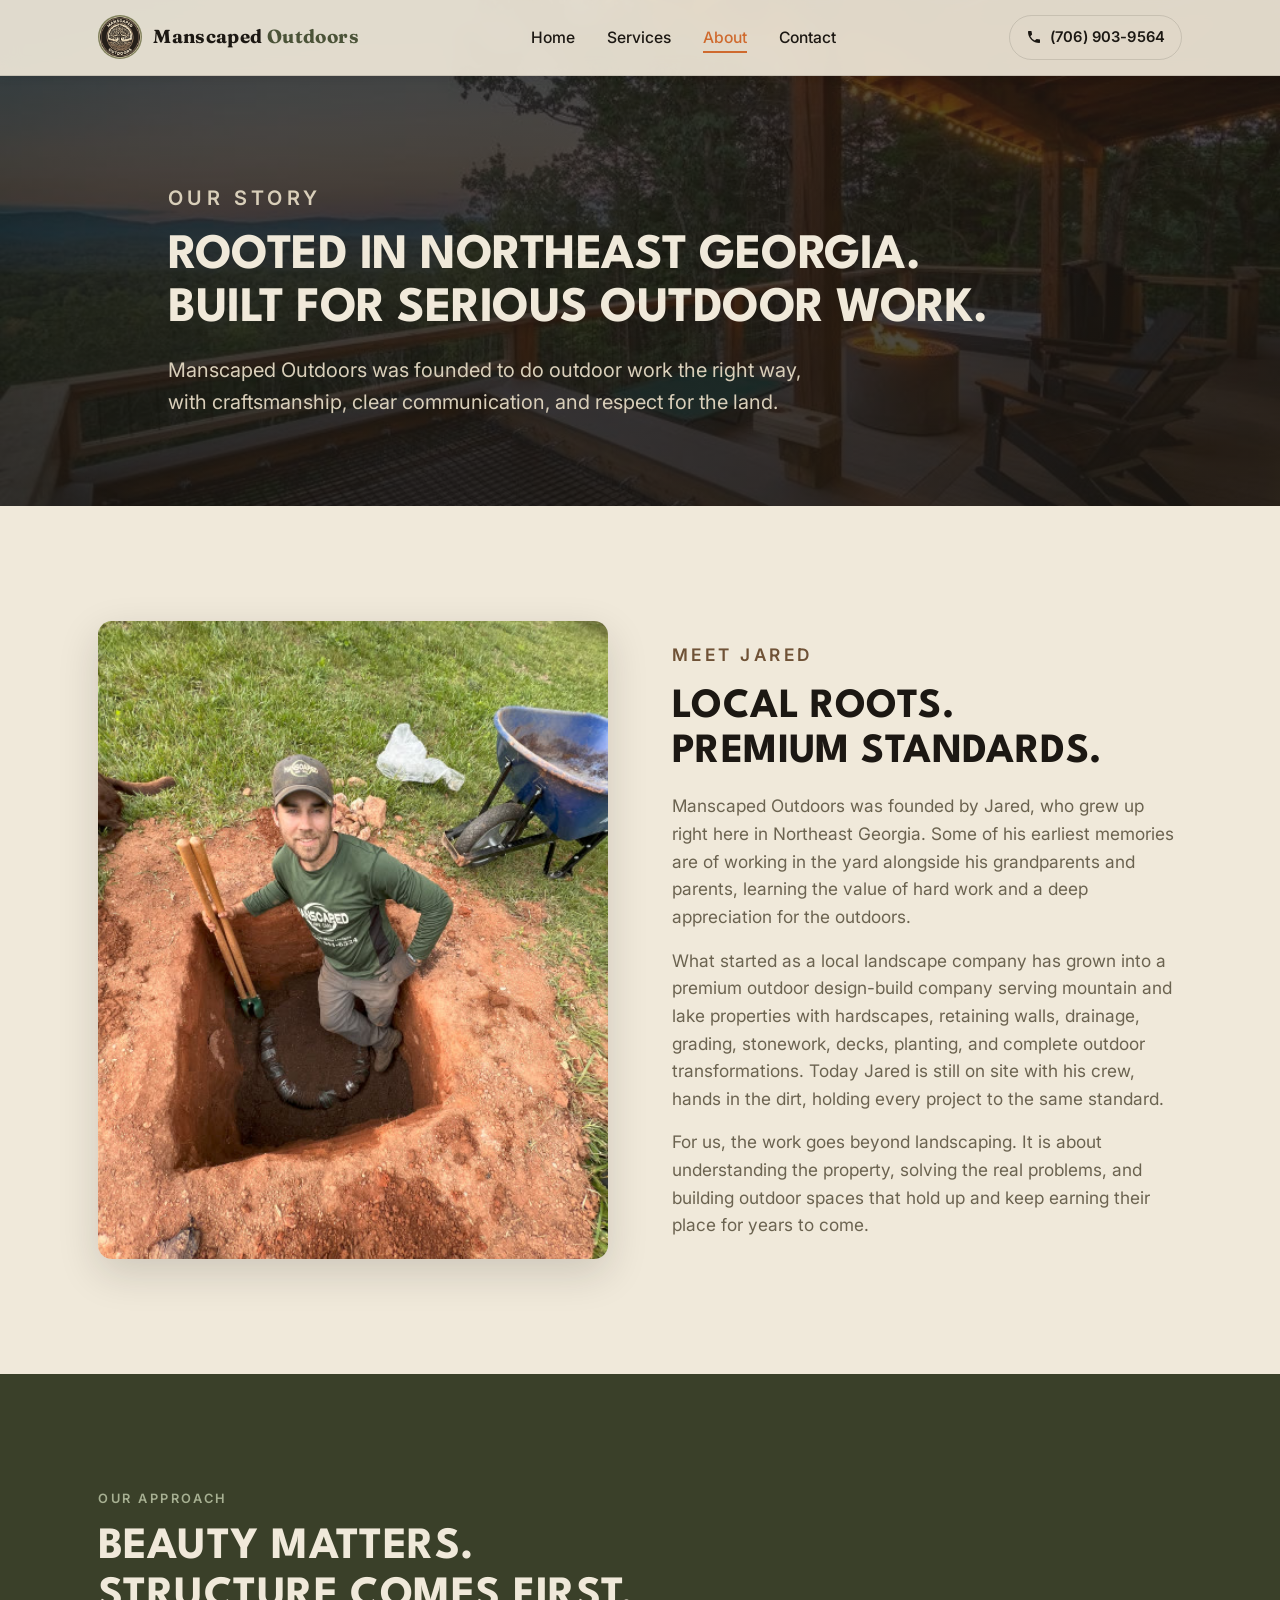
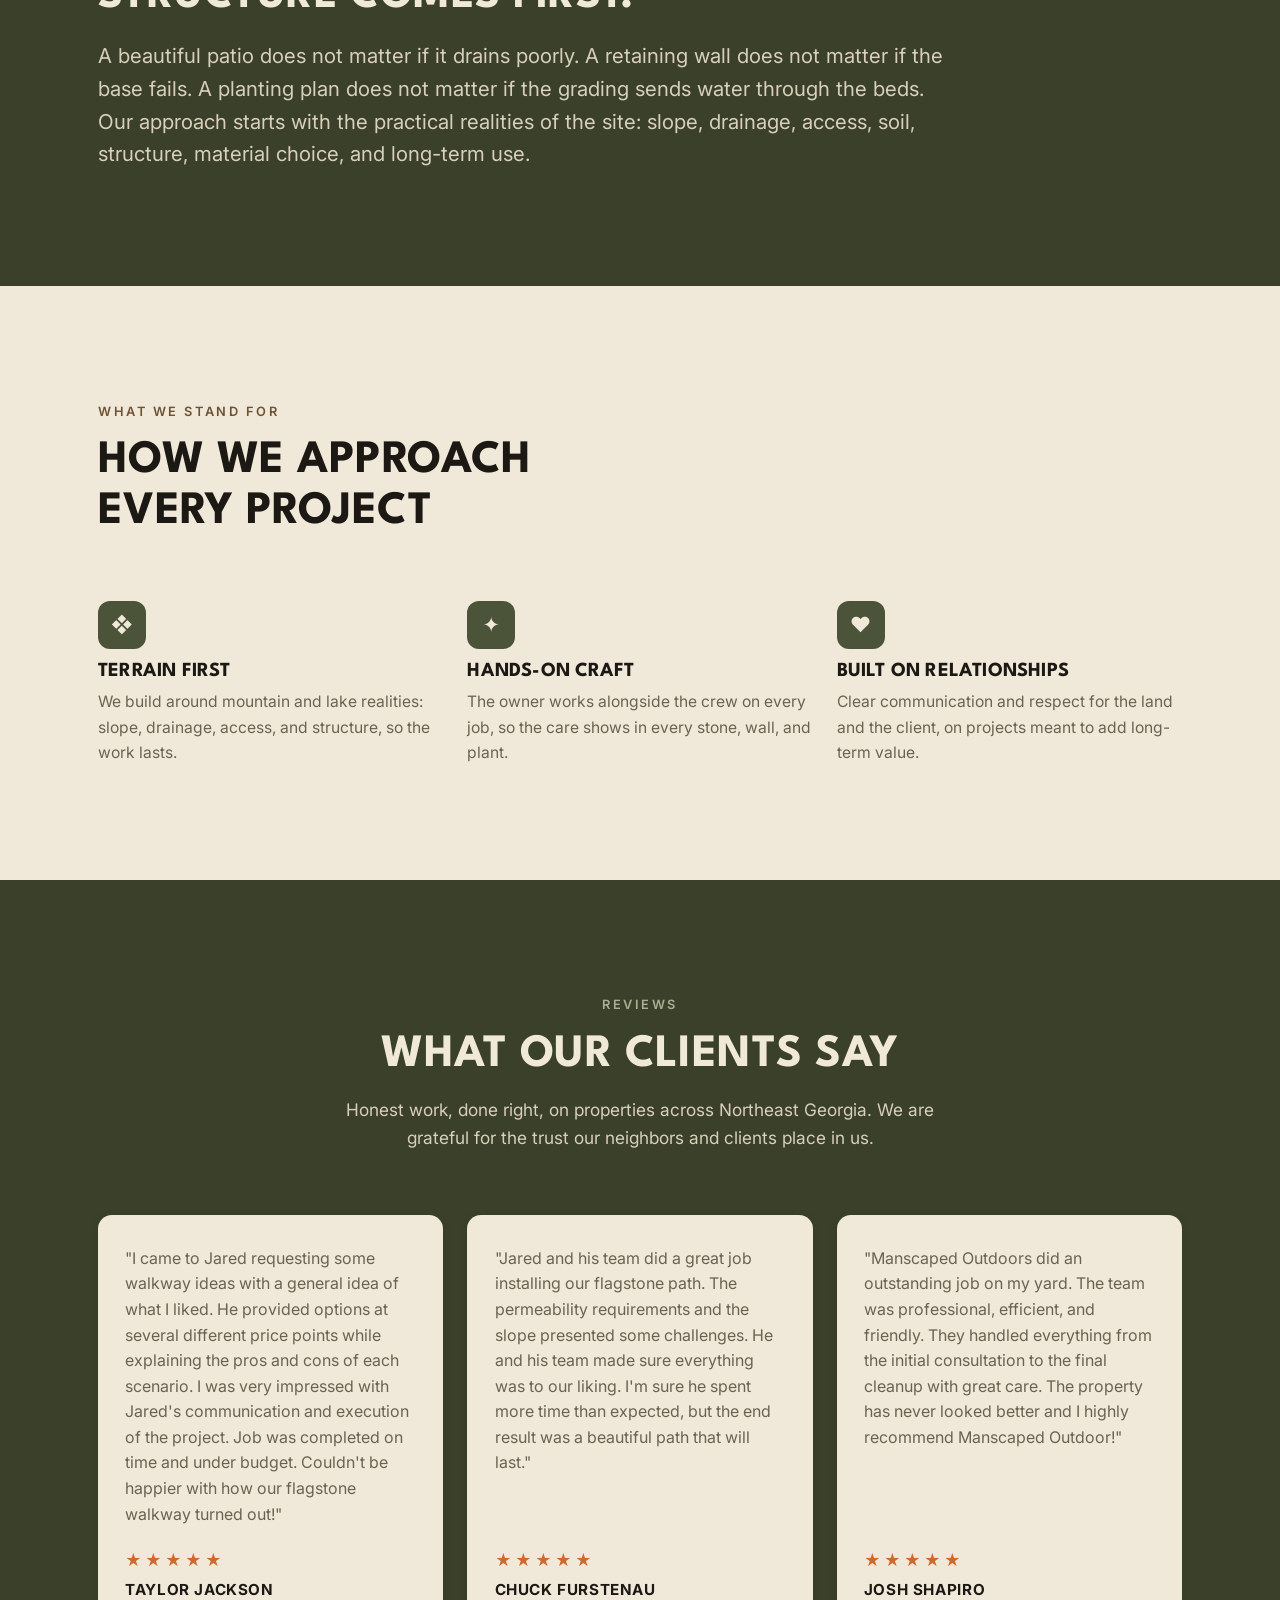
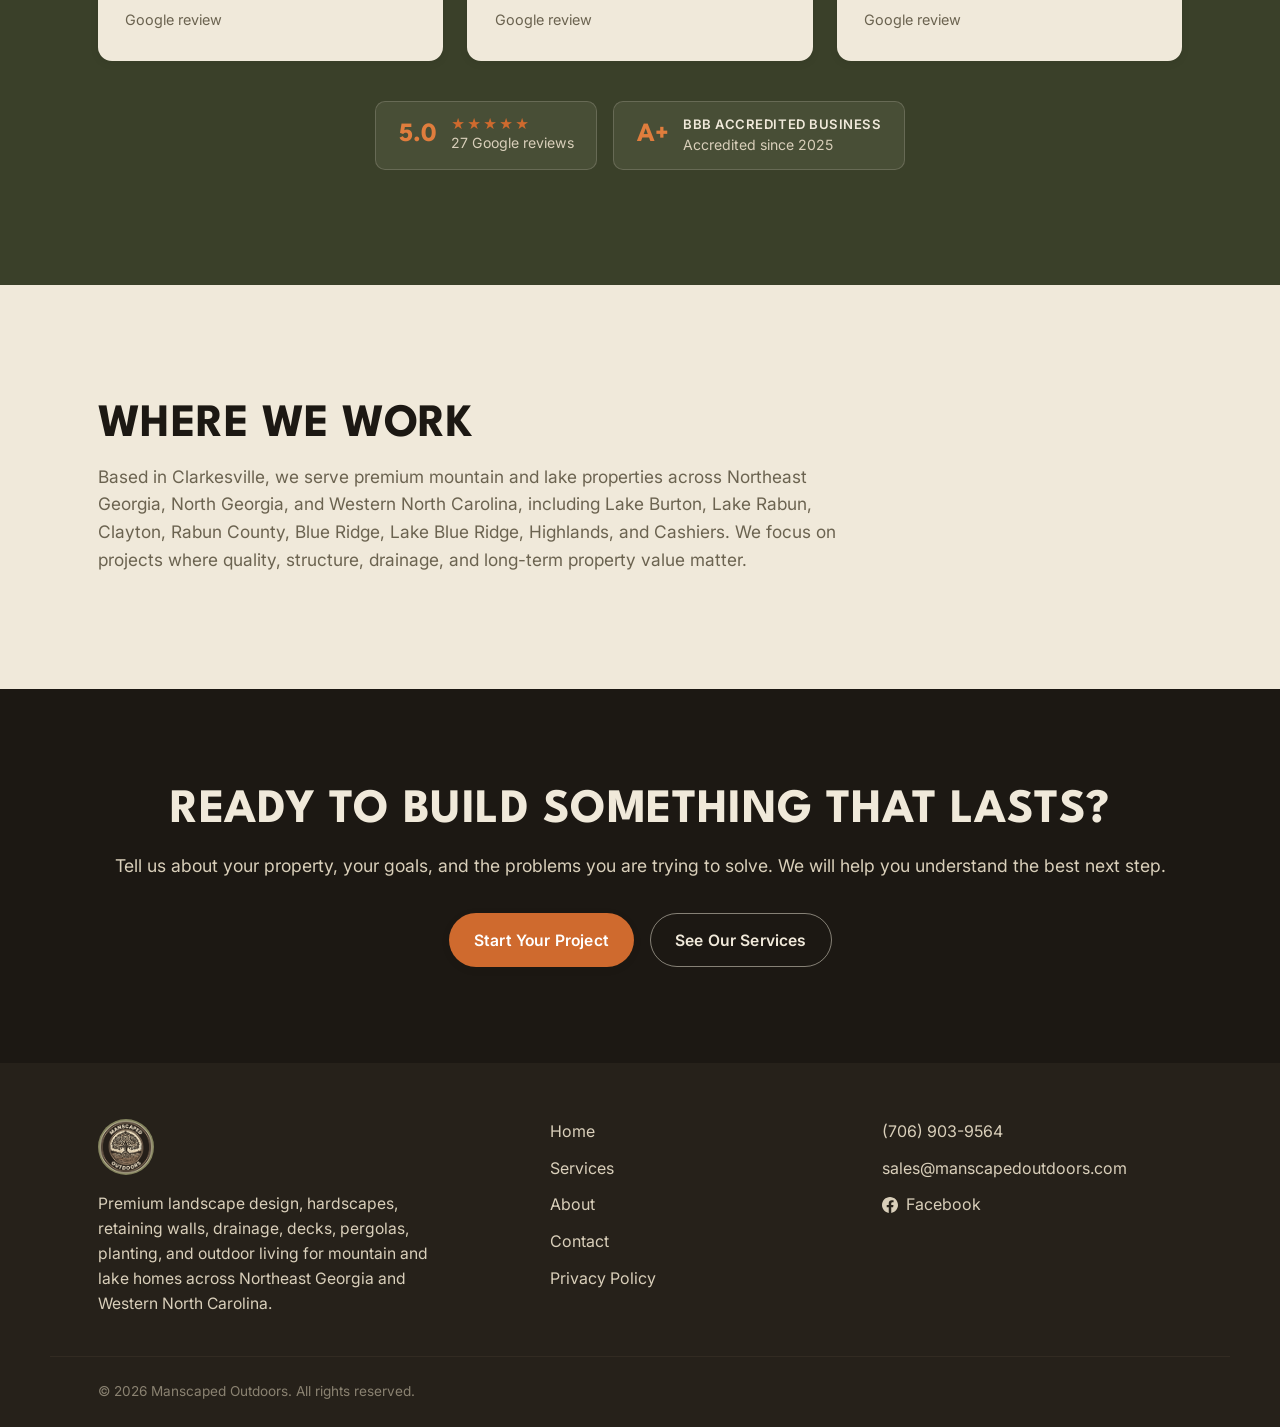
<file: about.html>
<!DOCTYPE html>
<html lang="en">
<head>
  <meta charset="UTF-8" />
  <meta name="viewport" content="width=device-width, initial-scale=1.0" />
  <title>About Manscaped Outdoors | Premium Outdoor Spaces in Northeast GA</title>
  <meta name="description" content="Manscaped Outdoors is a premium outdoor design-build company serving mountain and lake properties across Northeast Georgia with hardscapes, retaining walls, drainage, decks, planting, and complete outdoor transformations." />
  <link rel="icon" type="image/png" href="assets/manscaped-outdoors-logo.png?v=20260731" />
  <link rel="preconnect" href="https://fonts.googleapis.com" />
  <link rel="preconnect" href="https://fonts.gstatic.com" crossorigin />
  <link href="https://fonts.googleapis.com/css2?family=Fraunces:opsz,wght@9..144,400;9..144,500;9..144,600;9..144,700&family=Inter:wght@400;500;600;700&family=League+Spartan:wght@400;500;600;700&display=swap" rel="stylesheet" />
  <link rel="stylesheet" href="css/styles.css?v=20260731" />
</head>
<body>
  <a class="skip-link" href="#main">Skip to content</a>

  <header class="site-header is-scrolled" data-solid data-header>
    <div class="container site-header__inner">
      <a class="brand" href="index.html" aria-label="Manscaped Outdoors home">
        <img class="brand__mark" src="assets/manscaped-outdoors-logo.png?v=20260731" alt="" width="48" height="48" />
        <span class="brand__name">Manscaped <span>Outdoors</span></span>
      </a>
      <nav class="nav" id="primaryNav" aria-label="Primary">
        <ul class="nav__list">
          <li><a href="index.html">Home</a></li>
          <li><a href="services.html">Services</a></li>
          <li><a href="about.html" aria-current="page">About</a></li>
          <li><a href="contact.html">Contact</a></li>
        </ul>
      </nav>
      <div class="site-header__cta">
        <a class="btn btn--phone" href="tel:+17069039564">
          <svg aria-hidden="true" viewBox="0 0 24 24" width="16" height="16"><path fill="currentColor" d="M6.6 10.8a15.5 15.5 0 0 0 6.6 6.6l2.2-2.2a1 1 0 0 1 1-.24 11.4 11.4 0 0 0 3.6.58 1 1 0 0 1 1 1V20a1 1 0 0 1-1 1A17 17 0 0 1 3 4a1 1 0 0 1 1-1h3.5a1 1 0 0 1 1 1 11.4 11.4 0 0 0 .58 3.6 1 1 0 0 1-.24 1z"/></svg>
          <span>(706) 903-9564</span>
        </a>
        <button class="nav-toggle" id="navToggle" aria-expanded="false" aria-controls="primaryNav" aria-label="Toggle navigation menu">
          <span></span><span></span><span></span>
        </button>
      </div>
    </div>
  </header>

  <main id="main">
    <section class="page-banner" style="background-image: url('assets/portfolio/IMG_5572.JPG?v=20260731');">
      <div class="container">
        <p class="page-banner__eyebrow">Our story</p>
        <h1>Rooted in Northeast Georgia. Built for serious outdoor work.</h1>
        <p>
          Manscaped Outdoors was founded to do outdoor work the right way, with
          craftsmanship, clear communication, and respect for the land.
        </p>
      </div>
    </section>

    <!-- Story -->
    <section class="section">
      <div class="container about-story">
        <div class="about-story__media">
          <img src="assets/jared.jpg?v=20260731" alt="Jared, founder of Manscaped Outdoors, on a job site in Northeast Georgia" loading="lazy" />
        </div>
        <div class="about-story__body">
          <p class="section__eyebrow" style="color: var(--trunk);">Meet Jared</p>
          <h2>Local roots. Premium standards.</h2>
          <p>
            Manscaped Outdoors was founded by Jared, who grew up right here in Northeast
            Georgia. Some of his earliest memories are of working in the yard alongside his
            grandparents and parents, learning the value of hard work and a deep
            appreciation for the outdoors.
          </p>
          <p>
            What started as a local landscape company has grown into a premium outdoor
            design-build company serving mountain and lake properties with hardscapes,
            retaining walls, drainage, grading, stonework, decks, planting, and complete
            outdoor transformations. Today Jared is still on site with his crew, hands in
            the dirt, holding every project to the same standard.
          </p>
          <p>
            For us, the work goes beyond landscaping. It is about understanding the
            property, solving the real problems, and building outdoor spaces that hold up
            and keep earning their place for years to come.
          </p>
        </div>
      </div>
    </section>

    <!-- Philosophy -->
    <section class="section philosophy">
      <div class="container">
        <div class="philosophy__inner">
          <p class="section__eyebrow">Our approach</p>
          <h2 class="philosophy__title">Beauty matters. Structure comes first.</h2>
          <p class="philosophy__lede">
            A beautiful patio does not matter if it drains poorly. A retaining wall does not
            matter if the base fails. A planting plan does not matter if the grading sends
            water through the beds. Our approach starts with the practical realities of the
            site: slope, drainage, access, soil, structure, material choice, and long-term use.
          </p>
        </div>
      </div>
    </section>

    <!-- Values -->
    <section class="section">
      <div class="container">
        <header class="section__head">
          <p class="section__eyebrow">What we stand for</p>
          <h2 class="section__title">How we approach every project</h2>
        </header>
        <div class="about-values">
          <div class="about-value">
            <div class="about-value__icon" aria-hidden="true">&#10070;</div>
            <h3>Terrain First</h3>
            <p>We build around mountain and lake realities: slope, drainage, access, and structure, so the work lasts.</p>
          </div>
          <div class="about-value">
            <div class="about-value__icon" aria-hidden="true">&#10022;</div>
            <h3>Hands-On Craft</h3>
            <p>The owner works alongside the crew on every job, so the care shows in every stone, wall, and plant.</p>
          </div>
          <div class="about-value">
            <div class="about-value__icon" aria-hidden="true">&#9829;</div>
            <h3>Built on Relationships</h3>
            <p>Clear communication and respect for the land and the client, on projects meant to add long-term value.</p>
          </div>
        </div>
      </div>
    </section>

    <!-- Reviews -->
    <!-- ============ REVIEWS ============ -->
    <!-- Review text is copied verbatim from the Google Business Profile.
         Rating + count are point-in-time (5.0 / 27 as of 2026-07-30) and need a
         manual refresh occasionally. Profile: google.com/maps?cid=4915521615846293622 -->
    <section class="section testimonials">
      <div class="container">
        <header class="section__head">
          <p class="section__eyebrow">Reviews</p>
          <h2 class="section__title">What our clients say</h2>
          <p class="section__intro">
            Honest work, done right, on properties across Northeast Georgia. We are grateful
            for the trust our neighbors and clients place in us.
          </p>
        </header>

        <div class="testimonials__grid">
          <figure class="testimonial">
            <blockquote class="testimonial__quote">
              "I came to Jared requesting some walkway ideas with a general idea of what I
              liked. He provided options at several different price points while explaining
              the pros and cons of each scenario. I was very impressed with Jared's
              communication and execution of the project. Job was completed on time and
              under budget. Couldn't be happier with how our flagstone walkway turned out!"
            </blockquote>
            <figcaption class="testimonial__foot">
              <span class="testimonial__stars" aria-label="5 out of 5 stars">&#9733;&#9733;&#9733;&#9733;&#9733;</span>
              <span class="testimonial__author">Taylor Jackson</span>
              <span class="testimonial__loc">Google review</span>
            </figcaption>
          </figure>

          <figure class="testimonial">
            <blockquote class="testimonial__quote">
              "Jared and his team did a great job installing our flagstone path. The
              permeability requirements and the slope presented some challenges. He and his
              team made sure everything was to our liking. I'm sure he spent more time than
              expected, but the end result was a beautiful path that will last."
            </blockquote>
            <figcaption class="testimonial__foot">
              <span class="testimonial__stars" aria-label="5 out of 5 stars">&#9733;&#9733;&#9733;&#9733;&#9733;</span>
              <span class="testimonial__author">Chuck Furstenau</span>
              <span class="testimonial__loc">Google review</span>
            </figcaption>
          </figure>

          <figure class="testimonial">
            <blockquote class="testimonial__quote">
              "Manscaped Outdoors did an outstanding job on my yard. The team was
              professional, efficient, and friendly. They handled everything from the
              initial consultation to the final cleanup with great care. The property has
              never looked better and I highly recommend Manscaped Outdoor!"
            </blockquote>
            <figcaption class="testimonial__foot">
              <span class="testimonial__stars" aria-label="5 out of 5 stars">&#9733;&#9733;&#9733;&#9733;&#9733;</span>
              <span class="testimonial__author">Josh Shapiro</span>
              <span class="testimonial__loc">Google review</span>
            </figcaption>
          </figure>
        </div>

        <!-- Verifiable proof: both link out to the real third-party profiles -->
        <div class="trust-strip">
          <a class="trust-badge" href="https://www.google.com/maps?cid=4915521615846293622" target="_blank" rel="noopener noreferrer">
            <span class="trust-badge__score">5.0</span>
            <span class="trust-badge__body">
              <span class="trust-badge__stars" aria-hidden="true">&#9733;&#9733;&#9733;&#9733;&#9733;</span>
              <span class="trust-badge__label">27 Google reviews</span>
            </span>
          </a>

          <a class="trust-badge" href="https://www.bbb.org/us/ga/clarkesville/profile/landscape-contractors/manscaped-outdoors-llc-0443-91843605" target="_blank" rel="noopener noreferrer">
            <span class="trust-badge__score">A+</span>
            <span class="trust-badge__body">
              <span class="trust-badge__label trust-badge__label--strong">BBB Accredited Business</span>
              <span class="trust-badge__label">Accredited since 2025</span>
            </span>
          </a>
        </div>
      </div>
    </section>

    <!-- Service area -->
    <section class="section" style="background: var(--bg);">
      <div class="container">
        <div class="about-value" style="max-width: 760px;">
          <h2 class="section__title" style="margin-bottom: 0.8rem;">Where we work</h2>
          <p style="color: var(--muted); font-size: 1.08rem;">
            Based in Clarkesville, we serve premium mountain and lake properties across
            Northeast Georgia, North Georgia, and Western North Carolina, including
            Lake Burton, Lake Rabun, Clayton, Rabun County, Blue Ridge, Lake Blue Ridge,
            Highlands, and Cashiers. We focus on projects where quality, structure,
            drainage, and long-term property value matter.
          </p>
        </div>
      </div>
    </section>

    <section class="cta-band">
      <div class="container">
        <h2>Ready to build something that lasts?</h2>
        <p style="max-width: none;">Tell us about your property, your goals, and the problems you are trying to solve. We will help you understand the best next step.</p>
        <div class="cta-band__actions">
          <a class="btn btn--primary" href="contact.html">Start Your Project</a>
          <a class="btn btn--ghost" href="services.html">See Our Services</a>
        </div>
      </div>
    </section>
  </main>

  <footer class="site-footer">
    <div class="container site-footer__inner">
      <div class="site-footer__brand">
        <img src="assets/manscaped-outdoors-logo.png?v=20260731" alt="Manscaped Outdoors" width="56" height="56" />
        <p>Premium landscape design, hardscapes, retaining walls, drainage, decks, pergolas, planting, and outdoor living for mountain and lake homes across Northeast Georgia and Western North Carolina.</p>
      </div>
      <div class="site-footer__links">
        <a href="index.html">Home</a>
        <a href="services.html">Services</a>
        <a href="about.html">About</a>
        <a href="contact.html">Contact</a>
        <a href="privacy-policy.html">Privacy Policy</a>
      </div>
      <div class="site-footer__contact">
        <a href="tel:+17069039564">(706) 903-9564</a>
        <a href="mailto:sales@manscapedoutdoors.com">sales@manscapedoutdoors.com</a>
        <a class="site-footer__social" href="https://www.facebook.com/manscapedlawncare" target="_blank" rel="noopener noreferrer">
          <svg aria-hidden="true" viewBox="0 0 24 24" width="16" height="16"><path fill="currentColor" d="M24 12.07C24 5.4 18.63 0 12 0S0 5.4 0 12.07c0 6.02 4.39 11.01 10.13 11.93v-8.44H7.08v-3.49h3.05V9.41c0-3.02 1.79-4.69 4.53-4.69 1.31 0 2.68.24 2.68.24v2.97h-1.51c-1.49 0-1.95.93-1.95 1.88v2.26h3.32l-.53 3.49h-2.79v8.44C19.61 23.08 24 18.09 24 12.07z"/></svg>
          Facebook
        </a>
      </div>
    </div>
    <div class="container site-footer__legal">
      <p>&copy; <span data-year></span> Manscaped Outdoors. All rights reserved.</p>
    </div>
  </footer>

  <script src="js/main.js?v=20260731" defer></script>
</body>
</html>
</file>
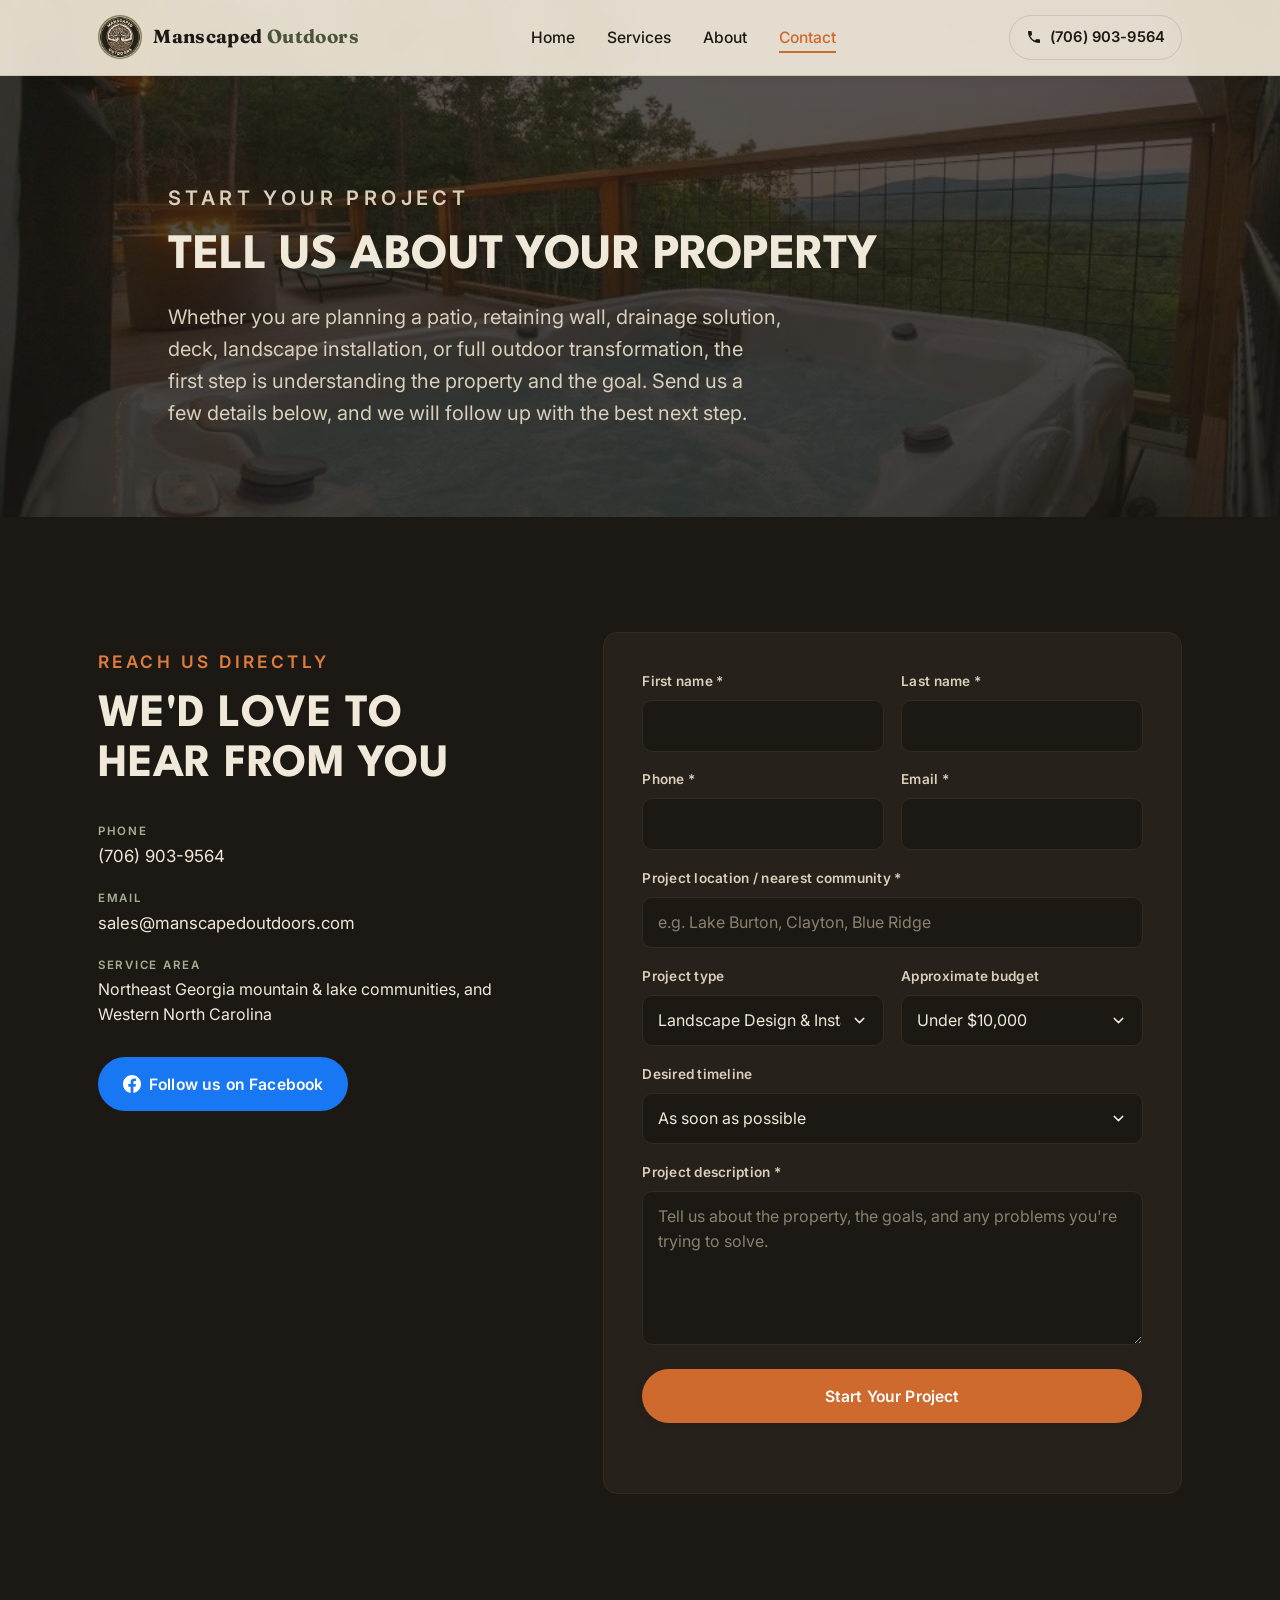
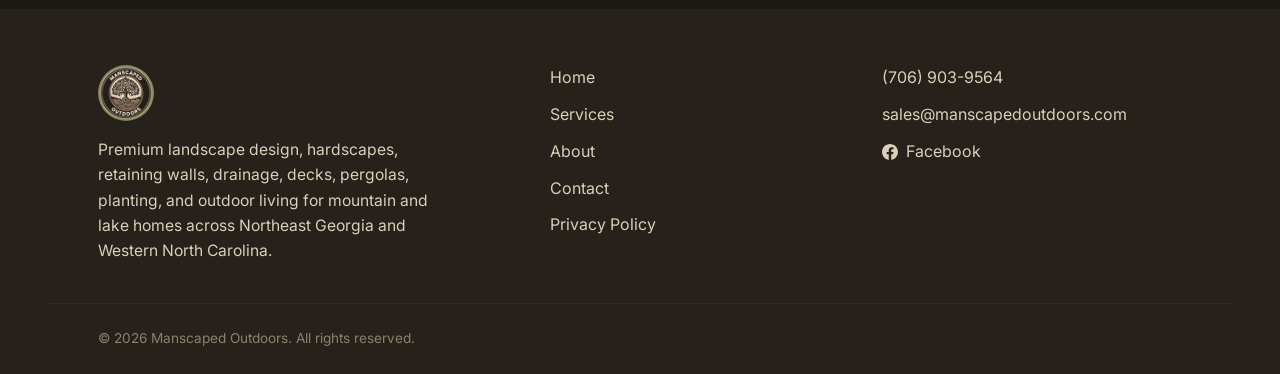
<file: contact.html>
<!DOCTYPE html>
<html lang="en">
<head>
  <meta charset="UTF-8" />
  <meta name="viewport" content="width=device-width, initial-scale=1.0" />
  <title>Start Your Outdoor Project | Manscaped Outdoors Clarkesville GA</title>
  <meta name="description" content="Tell us about your property. Whether you're planning a patio, retaining wall, drainage solution, deck, landscape installation, or full outdoor transformation, share a few details and we'll follow up with the best next step." />
  <link rel="icon" type="image/png" href="assets/manscaped-outdoors-logo.png?v=20260731" />
  <link rel="preconnect" href="https://fonts.googleapis.com" />
  <link rel="preconnect" href="https://fonts.gstatic.com" crossorigin />
  <link href="https://fonts.googleapis.com/css2?family=Fraunces:opsz,wght@9..144,400;9..144,500;9..144,600;9..144,700&family=Inter:wght@400;500;600;700&family=League+Spartan:wght@400;500;600;700&display=swap" rel="stylesheet" />
  <link rel="stylesheet" href="css/styles.css?v=20260731" />
</head>
<body>
  <a class="skip-link" href="#main">Skip to content</a>

  <header class="site-header is-scrolled" data-solid data-header>
    <div class="container site-header__inner">
      <a class="brand" href="index.html" aria-label="Manscaped Outdoors home">
        <img class="brand__mark" src="assets/manscaped-outdoors-logo.png?v=20260731" alt="" width="48" height="48" />
        <span class="brand__name">Manscaped <span>Outdoors</span></span>
      </a>
      <nav class="nav" id="primaryNav" aria-label="Primary">
        <ul class="nav__list">
          <li><a href="index.html">Home</a></li>
          <li><a href="services.html">Services</a></li>
          <li><a href="about.html">About</a></li>
          <li><a href="contact.html" aria-current="page">Contact</a></li>
        </ul>
      </nav>
      <div class="site-header__cta">
        <a class="btn btn--phone" href="tel:+17069039564">
          <svg aria-hidden="true" viewBox="0 0 24 24" width="16" height="16"><path fill="currentColor" d="M6.6 10.8a15.5 15.5 0 0 0 6.6 6.6l2.2-2.2a1 1 0 0 1 1-.24 11.4 11.4 0 0 0 3.6.58 1 1 0 0 1 1 1V20a1 1 0 0 1-1 1A17 17 0 0 1 3 4a1 1 0 0 1 1-1h3.5a1 1 0 0 1 1 1 11.4 11.4 0 0 0 .58 3.6 1 1 0 0 1-.24 1z"/></svg>
          <span>(706) 903-9564</span>
        </a>
        <button class="nav-toggle" id="navToggle" aria-expanded="false" aria-controls="primaryNav" aria-label="Toggle navigation menu">
          <span></span><span></span><span></span>
        </button>
      </div>
    </div>
  </header>

  <main id="main">
    <section class="page-banner" style="background-image: url('assets/portfolio/IMG_5571.JPG?v=20260731');">
      <div class="container">
        <p class="page-banner__eyebrow">Start your project</p>
        <h1>Tell us about your property</h1>
        <p>
          Whether you are planning a patio, retaining wall, drainage solution, deck,
          landscape installation, or full outdoor transformation, the first step is
          understanding the property and the goal. Send us a few details below, and we
          will follow up with the best next step.
        </p>
      </div>
    </section>

    <section class="section contact contact-page">
      <div class="container contact-page__grid">
        <div class="contact__intro">
          <p class="section__eyebrow">Reach us directly</p>
          <h2 class="section__title">We'd love to hear from you</h2>
          <ul class="contact__details">
            <li>
              <span class="contact__label">Phone</span>
              <a href="tel:+17069039564">(706) 903-9564</a>
            </li>
            <li>
              <span class="contact__label">Email</span>
              <a href="mailto:sales@manscapedoutdoors.com">sales@manscapedoutdoors.com</a>
            </li>
            <li>
              <span class="contact__label">Service Area</span>
              <span style="color: var(--cream);">Northeast Georgia mountain &amp; lake communities, and Western North Carolina</span>
            </li>
          </ul>
          <a class="btn btn--facebook" href="https://www.facebook.com/manscapedlawncare" target="_blank" rel="noopener noreferrer">
            <svg aria-hidden="true" viewBox="0 0 24 24" width="18" height="18"><path fill="currentColor" d="M24 12.07C24 5.4 18.63 0 12 0S0 5.4 0 12.07c0 6.02 4.39 11.01 10.13 11.93v-8.44H7.08v-3.49h3.05V9.41c0-3.02 1.79-4.69 4.53-4.69 1.31 0 2.68.24 2.68.24v2.97h-1.51c-1.49 0-1.95.93-1.95 1.88v2.26h3.32l-.53 3.49h-2.79v8.44C19.61 23.08 24 18.09 24 12.07z"/></svg>
            Follow us on Facebook
          </a>
        </div>

        <!--
          NOTE: mailto: fallback so the form works on GitHub Pages / static hosting with
          no backend. Hidden fields capture landing page + UTM for lead tracking; these
          go into the email body today and map cleanly to a real backend later.
          Future: wire to Resend (Miguel's stack) or Formspree by setting a real
          action/URL and removing the JS mailto handler in js/main.js. File uploads
          need the real backend — mailto cannot attach files.
        -->
        <form class="contact__form" id="estimateForm" data-mailto="sales@manscapedoutdoors.com" novalidate>
          <div class="form-grid">
            <div class="form-row">
              <label for="firstName">First name *</label>
              <input type="text" id="firstName" name="firstName" autocomplete="given-name" required />
            </div>
            <div class="form-row">
              <label for="lastName">Last name *</label>
              <input type="text" id="lastName" name="lastName" autocomplete="family-name" required />
            </div>
          </div>
          <div class="form-grid">
            <div class="form-row">
              <label for="phone">Phone *</label>
              <input type="tel" id="phone" name="phone" autocomplete="tel" required />
            </div>
            <div class="form-row">
              <label for="email">Email *</label>
              <input type="email" id="email" name="email" autocomplete="email" required />
            </div>
          </div>
          <div class="form-row">
            <label for="location">Project location / nearest community *</label>
            <input type="text" id="location" name="location" placeholder="e.g. Lake Burton, Clayton, Blue Ridge" required />
          </div>
          <div class="form-grid">
            <div class="form-row">
              <label for="service">Project type</label>
              <select id="service" name="service">
                <option value="Landscape Design &amp; Installation">Landscape Design &amp; Installation</option>
                <option value="Patio / Hardscape / Outdoor Living">Patio / Hardscape / Outdoor Living</option>
                <option value="Retaining Wall / Boulder Wall">Retaining Wall / Boulder Wall</option>
                <option value="Drainage / Grading / Erosion Control">Drainage / Grading / Erosion Control</option>
                <option value="Deck / Pergola / Outdoor Structure">Deck / Pergola / Outdoor Structure</option>
                <option value="Full Property Transformation">Full Property Transformation</option>
                <option value="Not Sure Yet">Not Sure Yet</option>
              </select>
            </div>
            <div class="form-row">
              <label for="budget">Approximate budget</label>
              <select id="budget" name="budget">
                <option value="Under $10,000">Under $10,000</option>
                <option value="$10,000-$25,000">$10,000 - $25,000</option>
                <option value="$25,000-$50,000">$25,000 - $50,000</option>
                <option value="$50,000-$100,000">$50,000 - $100,000</option>
                <option value="$100,000+">$100,000+</option>
                <option value="Not Sure Yet">Not Sure Yet</option>
              </select>
            </div>
          </div>
          <div class="form-row">
            <label for="timeline">Desired timeline</label>
            <select id="timeline" name="timeline">
              <option value="As soon as possible">As soon as possible</option>
              <option value="1-3 months">1 - 3 months</option>
              <option value="3-6 months">3 - 6 months</option>
              <option value="6-12 months">6 - 12 months</option>
              <option value="Just planning / Not sure">Just planning / Not sure</option>
            </select>
          </div>
          <div class="form-row">
            <label for="message">Project description *</label>
            <textarea id="message" name="message" rows="5" placeholder="Tell us about the property, the goals, and any problems you're trying to solve." required></textarea>
          </div>

          <!-- Lead tracking: populated by JS from the URL + referrer -->
          <input type="hidden" id="landingPage" name="landingPage" />
          <input type="hidden" id="referrer" name="referrer" />
          <input type="hidden" id="utmSource" name="utmSource" />
          <input type="hidden" id="utmMedium" name="utmMedium" />
          <input type="hidden" id="utmCampaign" name="utmCampaign" />

          <button type="submit" class="btn btn--primary btn--block">Start Your Project</button>
          <p class="form-note" id="formNote" role="status" aria-live="polite"></p>
        </form>
      </div>
    </section>
  </main>

  <footer class="site-footer">
    <div class="container site-footer__inner">
      <div class="site-footer__brand">
        <img src="assets/manscaped-outdoors-logo.png?v=20260731" alt="Manscaped Outdoors" width="56" height="56" />
        <p>Premium landscape design, hardscapes, retaining walls, drainage, decks, pergolas, planting, and outdoor living for mountain and lake homes across Northeast Georgia and Western North Carolina.</p>
      </div>
      <div class="site-footer__links">
        <a href="index.html">Home</a>
        <a href="services.html">Services</a>
        <a href="about.html">About</a>
        <a href="contact.html">Contact</a>
        <a href="privacy-policy.html">Privacy Policy</a>
      </div>
      <div class="site-footer__contact">
        <a href="tel:+17069039564">(706) 903-9564</a>
        <a href="mailto:sales@manscapedoutdoors.com">sales@manscapedoutdoors.com</a>
        <a class="site-footer__social" href="https://www.facebook.com/manscapedlawncare" target="_blank" rel="noopener noreferrer">
          <svg aria-hidden="true" viewBox="0 0 24 24" width="16" height="16"><path fill="currentColor" d="M24 12.07C24 5.4 18.63 0 12 0S0 5.4 0 12.07c0 6.02 4.39 11.01 10.13 11.93v-8.44H7.08v-3.49h3.05V9.41c0-3.02 1.79-4.69 4.53-4.69 1.31 0 2.68.24 2.68.24v2.97h-1.51c-1.49 0-1.95.93-1.95 1.88v2.26h3.32l-.53 3.49h-2.79v8.44C19.61 23.08 24 18.09 24 12.07z"/></svg>
          Facebook
        </a>
      </div>
    </div>
    <div class="container site-footer__legal">
      <p>&copy; <span data-year></span> Manscaped Outdoors. All rights reserved.</p>
    </div>
  </footer>

  <!-- Success modal -->
  <div class="modal" id="successModal" role="dialog" aria-modal="true" aria-labelledby="successTitle" aria-hidden="true">
    <div class="modal__card">
      <button class="modal__close" id="successClose" type="button" aria-label="Close">&times;</button>
      <span class="modal__check" aria-hidden="true">
        <svg viewBox="0 0 52 52" fill="none" stroke="currentColor" stroke-width="3.5" stroke-linecap="round" stroke-linejoin="round">
          <circle class="modal__check-ring" cx="26" cy="26" r="23" />
          <path class="modal__check-mark" d="M15.5 27.5l7 7 14-15" />
        </svg>
      </span>
      <h2 class="modal__title" id="successTitle">Thank you</h2>
      <p class="modal__text">
        Thanks for reaching out. Your request came through and we'll follow up
        with the best next step.
      </p>
      <p class="modal__urgent">
        For anything urgent, call
        <a class="modal__phone" href="tel:+17069039564">(706) 903-9564</a>.
      </p>
      <button class="btn btn--primary" type="button" data-modal-dismiss>Close</button>
    </div>
  </div>

  <script src="js/main.js?v=20260731" defer></script>
</body>
</html>
</file>
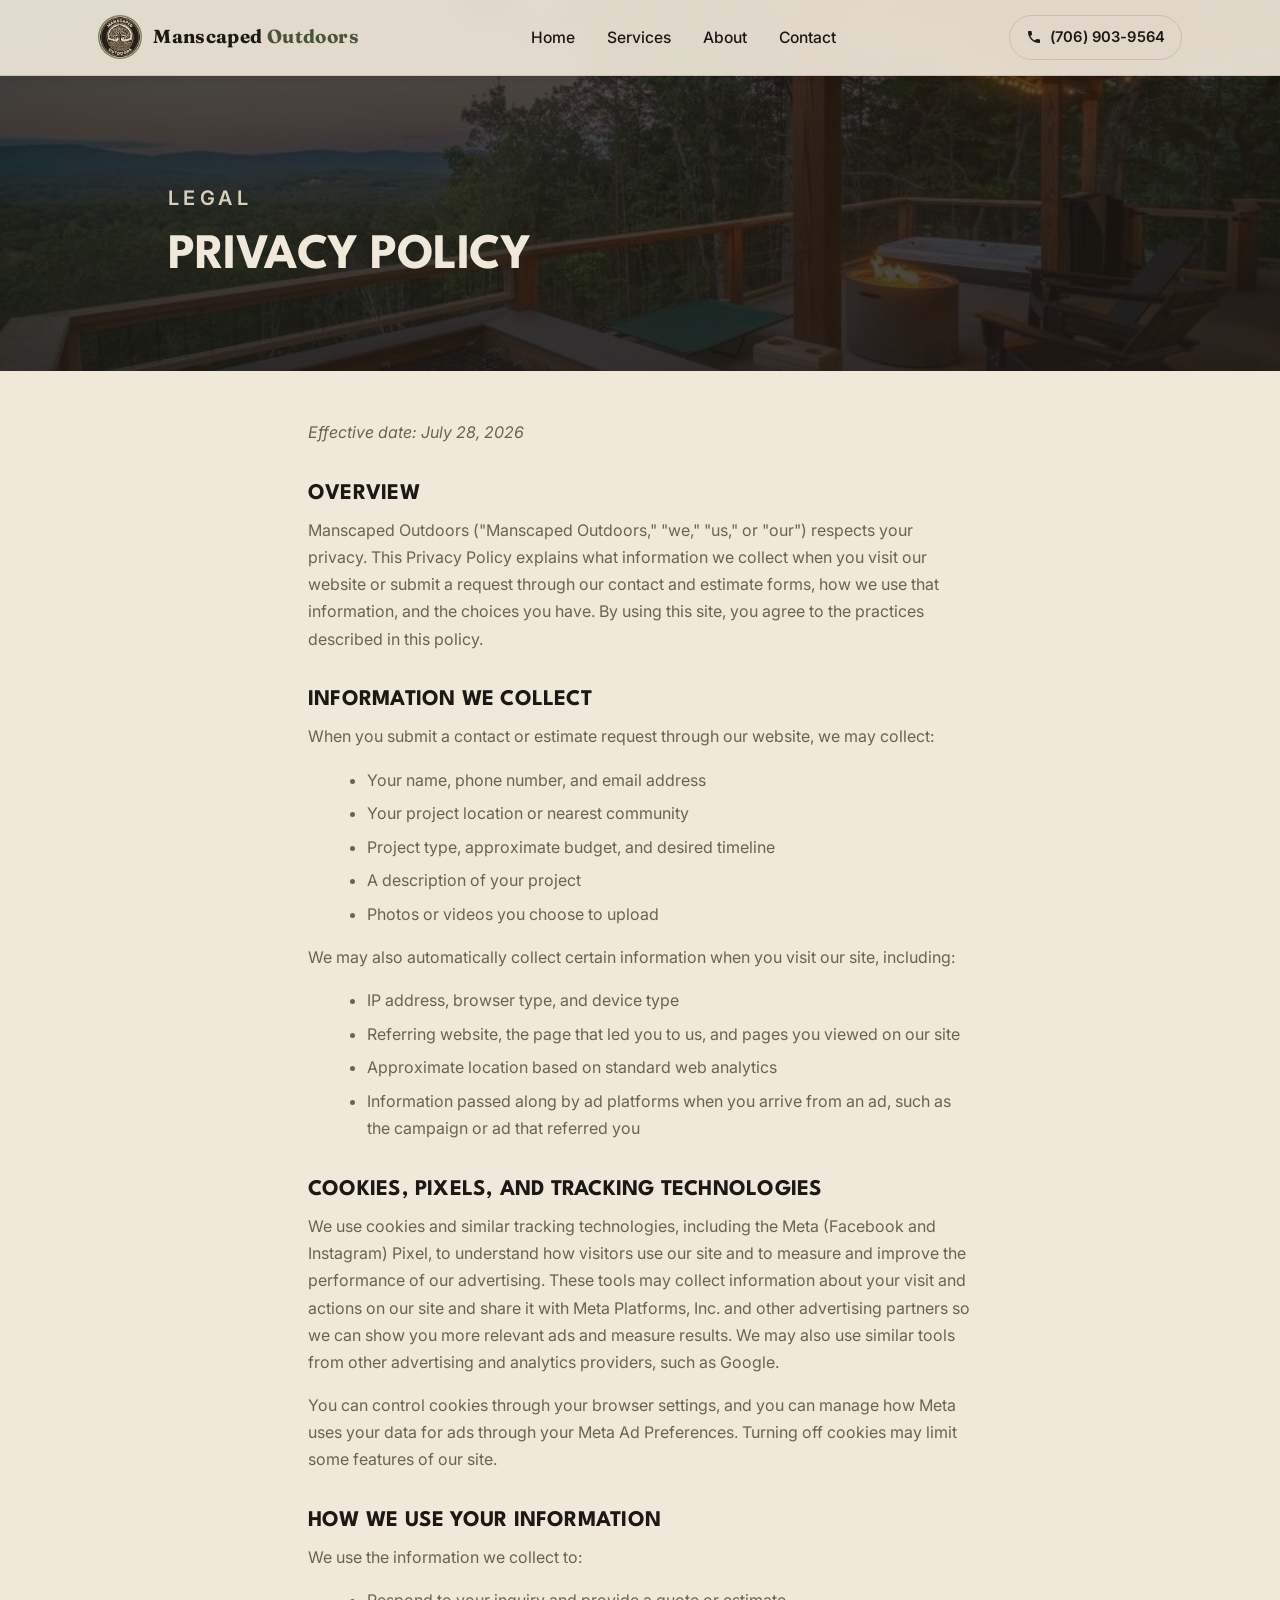
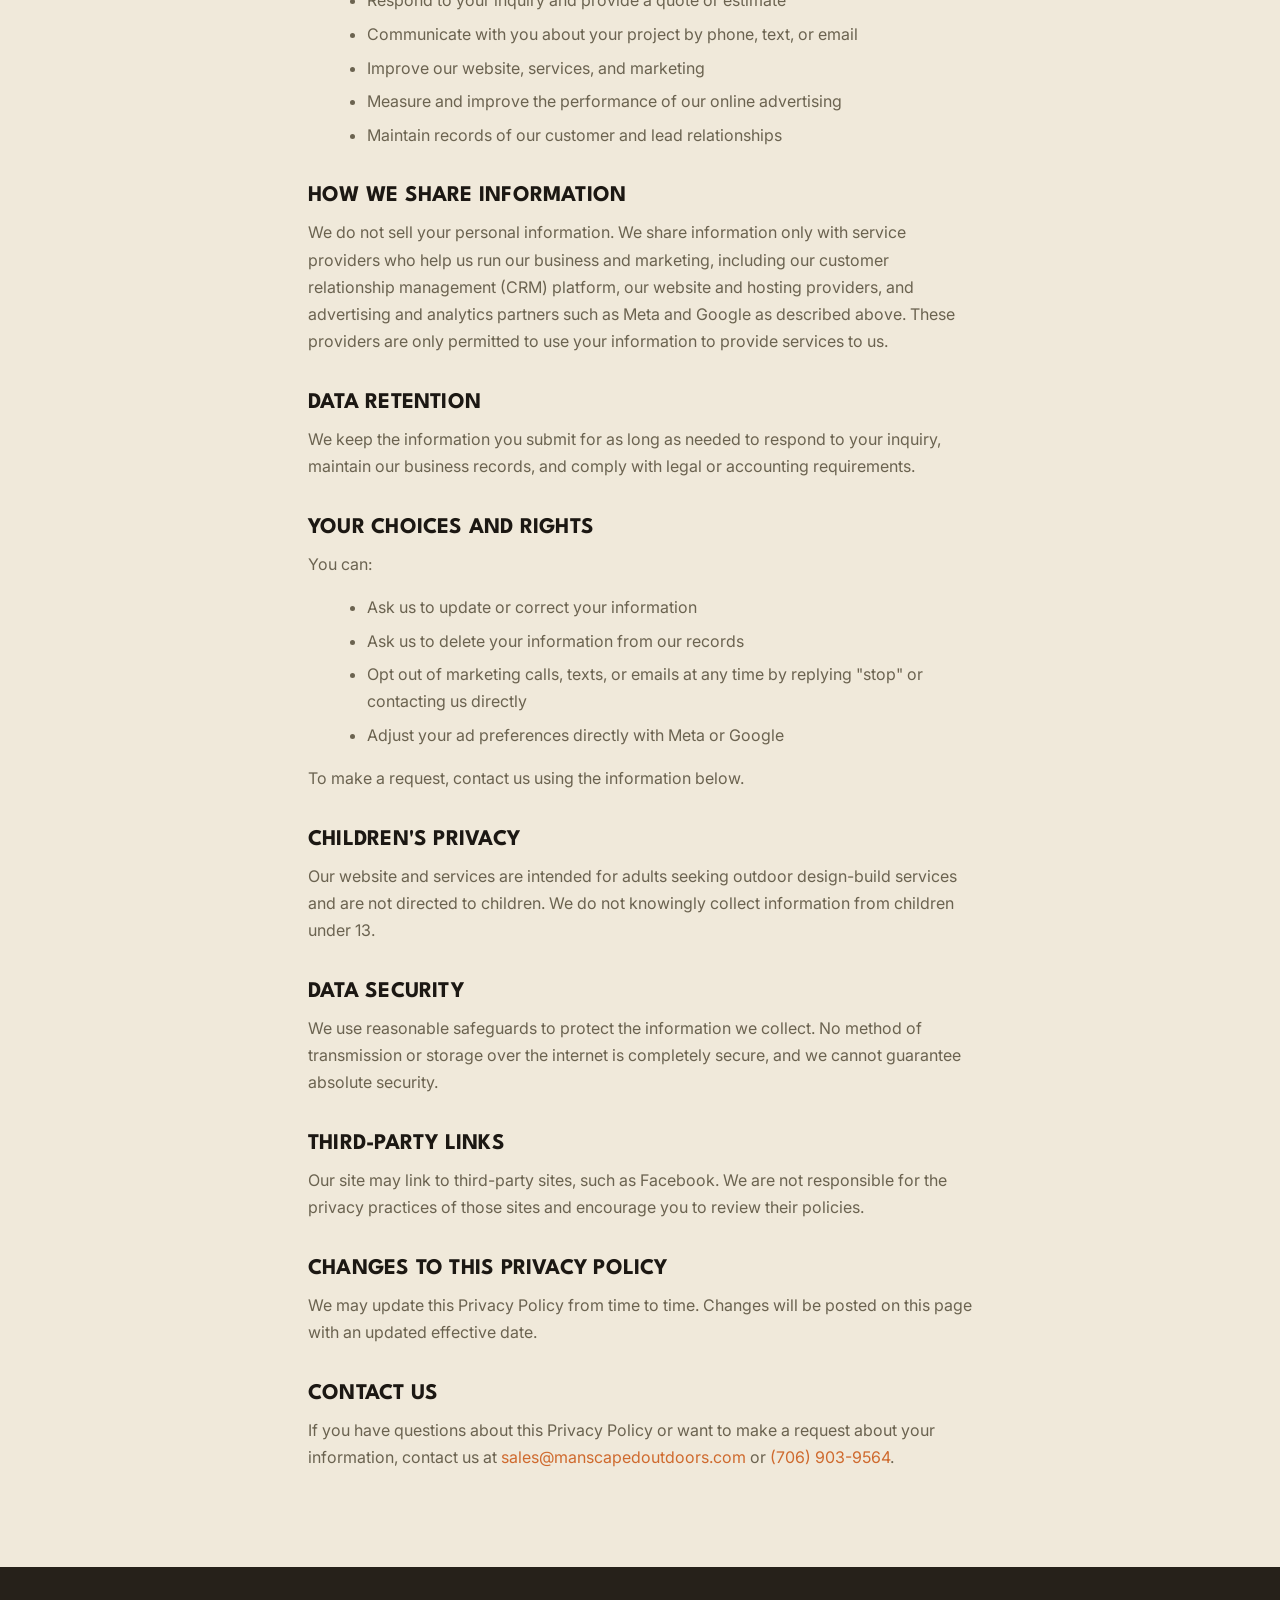
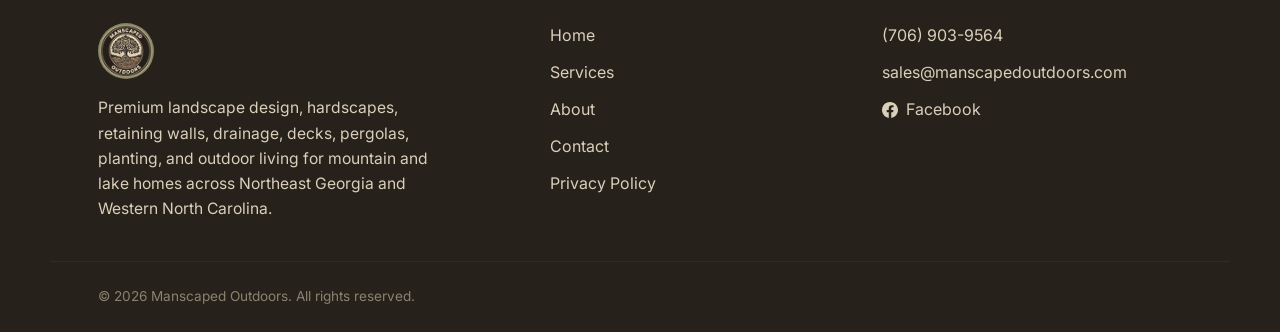
<file: privacy-policy.html>
<!DOCTYPE html>
<html lang="en">
<head>
  <meta charset="UTF-8" />
  <meta name="viewport" content="width=device-width, initial-scale=1.0" />
  <title>Privacy Policy | Manscaped Outdoors</title>
  <meta name="description" content="Privacy policy for Manscaped Outdoors, a premium outdoor design-build company serving mountain and lake properties across Northeast Georgia." />
  <link rel="icon" type="image/png" href="assets/manscaped-outdoors-logo.png?v=20260731" />
  <link rel="preconnect" href="https://fonts.googleapis.com" />
  <link rel="preconnect" href="https://fonts.gstatic.com" crossorigin />
  <link href="https://fonts.googleapis.com/css2?family=Fraunces:opsz,wght@9..144,400;9..144,500;9..144,600;9..144,700&family=Inter:wght@400;500;600;700&family=League+Spartan:wght@400;500;600;700&display=swap" rel="stylesheet" />
  <link rel="stylesheet" href="css/styles.css?v=20260731" />
</head>
<body>
  <a class="skip-link" href="#main">Skip to content</a>

  <header class="site-header is-scrolled" data-solid data-header>
    <div class="container site-header__inner">
      <a class="brand" href="index.html" aria-label="Manscaped Outdoors home">
        <img class="brand__mark" src="assets/manscaped-outdoors-logo.png?v=20260731" alt="" width="48" height="48" />
        <span class="brand__name">Manscaped <span>Outdoors</span></span>
      </a>
      <nav class="nav" id="primaryNav" aria-label="Primary">
        <ul class="nav__list">
          <li><a href="index.html">Home</a></li>
          <li><a href="services.html">Services</a></li>
          <li><a href="about.html">About</a></li>
          <li><a href="contact.html">Contact</a></li>
        </ul>
      </nav>
      <div class="site-header__cta">
        <a class="btn btn--phone" href="tel:+17069039564">
          <svg aria-hidden="true" viewBox="0 0 24 24" width="16" height="16"><path fill="currentColor" d="M6.6 10.8a15.5 15.5 0 0 0 6.6 6.6l2.2-2.2a1 1 0 0 1 1-.24 11.4 11.4 0 0 0 3.6.58 1 1 0 0 1 1 1V20a1 1 0 0 1-1 1A17 17 0 0 1 3 4a1 1 0 0 1 1-1h3.5a1 1 0 0 1 1 1 11.4 11.4 0 0 0 .58 3.6 1 1 0 0 1-.24 1z"/></svg>
          <span>(706) 903-9564</span>
        </a>
        <button class="nav-toggle" id="navToggle" aria-expanded="false" aria-controls="primaryNav" aria-label="Toggle navigation menu">
          <span></span><span></span><span></span>
        </button>
      </div>
    </div>
  </header>

  <main id="main">
    <section class="page-banner" style="background-image: url('assets/portfolio/IMG_5572.JPG?v=20260731');">
      <div class="container">
        <p class="page-banner__eyebrow">Legal</p>
        <h1>Privacy Policy</h1>
      </div>
    </section>

    <section class="section legal">
      <div class="container">
        <p class="legal__updated">Effective date: July 28, 2026</p>

        <h2>Overview</h2>
        <p>
          Manscaped Outdoors ("Manscaped Outdoors," "we," "us," or "our") respects your
          privacy. This Privacy Policy explains what information we collect when you visit
          our website or submit a request through our contact and estimate forms, how we use
          that information, and the choices you have. By using this site, you agree to the
          practices described in this policy.
        </p>

        <h2>Information We Collect</h2>
        <p>When you submit a contact or estimate request through our website, we may collect:</p>
        <ul>
          <li>Your name, phone number, and email address</li>
          <li>Your project location or nearest community</li>
          <li>Project type, approximate budget, and desired timeline</li>
          <li>A description of your project</li>
          <li>Photos or videos you choose to upload</li>
        </ul>
        <p>We may also automatically collect certain information when you visit our site, including:</p>
        <ul>
          <li>IP address, browser type, and device type</li>
          <li>Referring website, the page that led you to us, and pages you viewed on our site</li>
          <li>Approximate location based on standard web analytics</li>
          <li>Information passed along by ad platforms when you arrive from an ad, such as the campaign or ad that referred you</li>
        </ul>

        <h2>Cookies, Pixels, and Tracking Technologies</h2>
        <p>
          We use cookies and similar tracking technologies, including the Meta (Facebook and
          Instagram) Pixel, to understand how visitors use our site and to measure and improve
          the performance of our advertising. These tools may collect information about your
          visit and actions on our site and share it with Meta Platforms, Inc. and other
          advertising partners so we can show you more relevant ads and measure results. We may
          also use similar tools from other advertising and analytics providers, such as Google.
        </p>
        <p>
          You can control cookies through your browser settings, and you can manage how Meta
          uses your data for ads through your Meta Ad Preferences. Turning off cookies may limit
          some features of our site.
        </p>

        <h2>How We Use Your Information</h2>
        <p>We use the information we collect to:</p>
        <ul>
          <li>Respond to your inquiry and provide a quote or estimate</li>
          <li>Communicate with you about your project by phone, text, or email</li>
          <li>Improve our website, services, and marketing</li>
          <li>Measure and improve the performance of our online advertising</li>
          <li>Maintain records of our customer and lead relationships</li>
        </ul>

        <h2>How We Share Information</h2>
        <p>
          We do not sell your personal information. We share information only with service
          providers who help us run our business and marketing, including our customer
          relationship management (CRM) platform, our website and hosting providers, and
          advertising and analytics partners such as Meta and Google as described above. These
          providers are only permitted to use your information to provide services to us.
        </p>

        <h2>Data Retention</h2>
        <p>
          We keep the information you submit for as long as needed to respond to your inquiry,
          maintain our business records, and comply with legal or accounting requirements.
        </p>

        <h2>Your Choices and Rights</h2>
        <p>You can:</p>
        <ul>
          <li>Ask us to update or correct your information</li>
          <li>Ask us to delete your information from our records</li>
          <li>Opt out of marketing calls, texts, or emails at any time by replying "stop" or contacting us directly</li>
          <li>Adjust your ad preferences directly with Meta or Google</li>
        </ul>
        <p>To make a request, contact us using the information below.</p>

        <h2>Children's Privacy</h2>
        <p>
          Our website and services are intended for adults seeking outdoor design-build
          services and are not directed to children. We do not knowingly collect information
          from children under 13.
        </p>

        <h2>Data Security</h2>
        <p>
          We use reasonable safeguards to protect the information we collect. No method of
          transmission or storage over the internet is completely secure, and we cannot
          guarantee absolute security.
        </p>

        <h2>Third-Party Links</h2>
        <p>
          Our site may link to third-party sites, such as Facebook. We are not responsible for
          the privacy practices of those sites and encourage you to review their policies.
        </p>

        <h2>Changes to This Privacy Policy</h2>
        <p>
          We may update this Privacy Policy from time to time. Changes will be posted on this
          page with an updated effective date.
        </p>

        <h2>Contact Us</h2>
        <p>
          If you have questions about this Privacy Policy or want to make a request about your
          information, contact us at
          <a href="mailto:sales@manscapedoutdoors.com">sales@manscapedoutdoors.com</a>
          or <a href="tel:+17069039564">(706) 903-9564</a>.
        </p>
      </div>
    </section>
  </main>

  <footer class="site-footer">
    <div class="container site-footer__inner">
      <div class="site-footer__brand">
        <img src="assets/manscaped-outdoors-logo.png?v=20260731" alt="Manscaped Outdoors" width="56" height="56" />
        <p>Premium landscape design, hardscapes, retaining walls, drainage, decks, pergolas, planting, and outdoor living for mountain and lake homes across Northeast Georgia and Western North Carolina.</p>
      </div>
      <div class="site-footer__links">
        <a href="index.html">Home</a>
        <a href="services.html">Services</a>
        <a href="about.html">About</a>
        <a href="contact.html">Contact</a>
        <a href="privacy-policy.html">Privacy Policy</a>
      </div>
      <div class="site-footer__contact">
        <a href="tel:+17069039564">(706) 903-9564</a>
        <a href="mailto:sales@manscapedoutdoors.com">sales@manscapedoutdoors.com</a>
        <a class="site-footer__social" href="https://www.facebook.com/manscapedlawncare" target="_blank" rel="noopener noreferrer">
          <svg aria-hidden="true" viewBox="0 0 24 24" width="16" height="16"><path fill="currentColor" d="M24 12.07C24 5.4 18.63 0 12 0S0 5.4 0 12.07c0 6.02 4.39 11.01 10.13 11.93v-8.44H7.08v-3.49h3.05V9.41c0-3.02 1.79-4.69 4.53-4.69 1.31 0 2.68.24 2.68.24v2.97h-1.51c-1.49 0-1.95.93-1.95 1.88v2.26h3.32l-.53 3.49h-2.79v8.44C19.61 23.08 24 18.09 24 12.07z"/></svg>
          Facebook
        </a>
      </div>
    </div>
    <div class="container site-footer__legal">
      <p>&copy; <span data-year></span> Manscaped Outdoors. All rights reserved.</p>
    </div>
  </footer>

  <script src="js/main.js?v=20260731" defer></script>
</body>
</html>
</file>
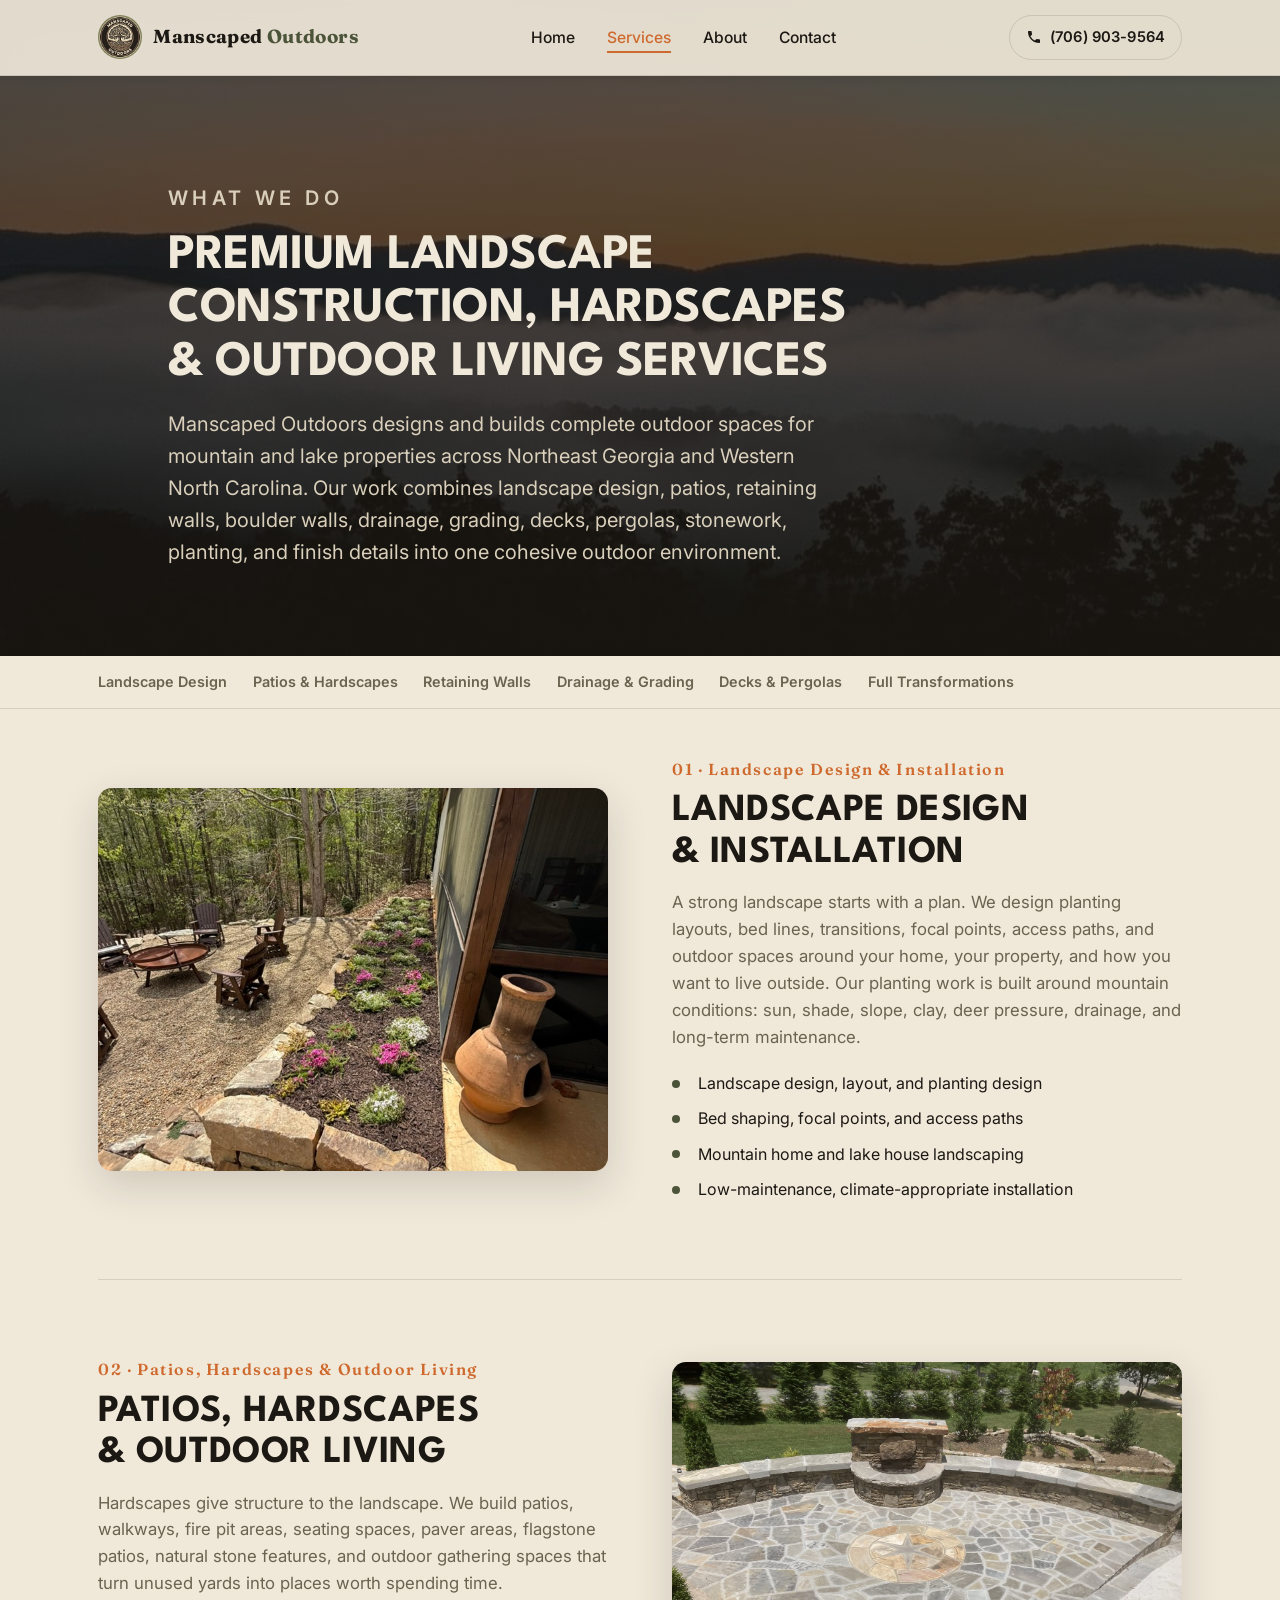
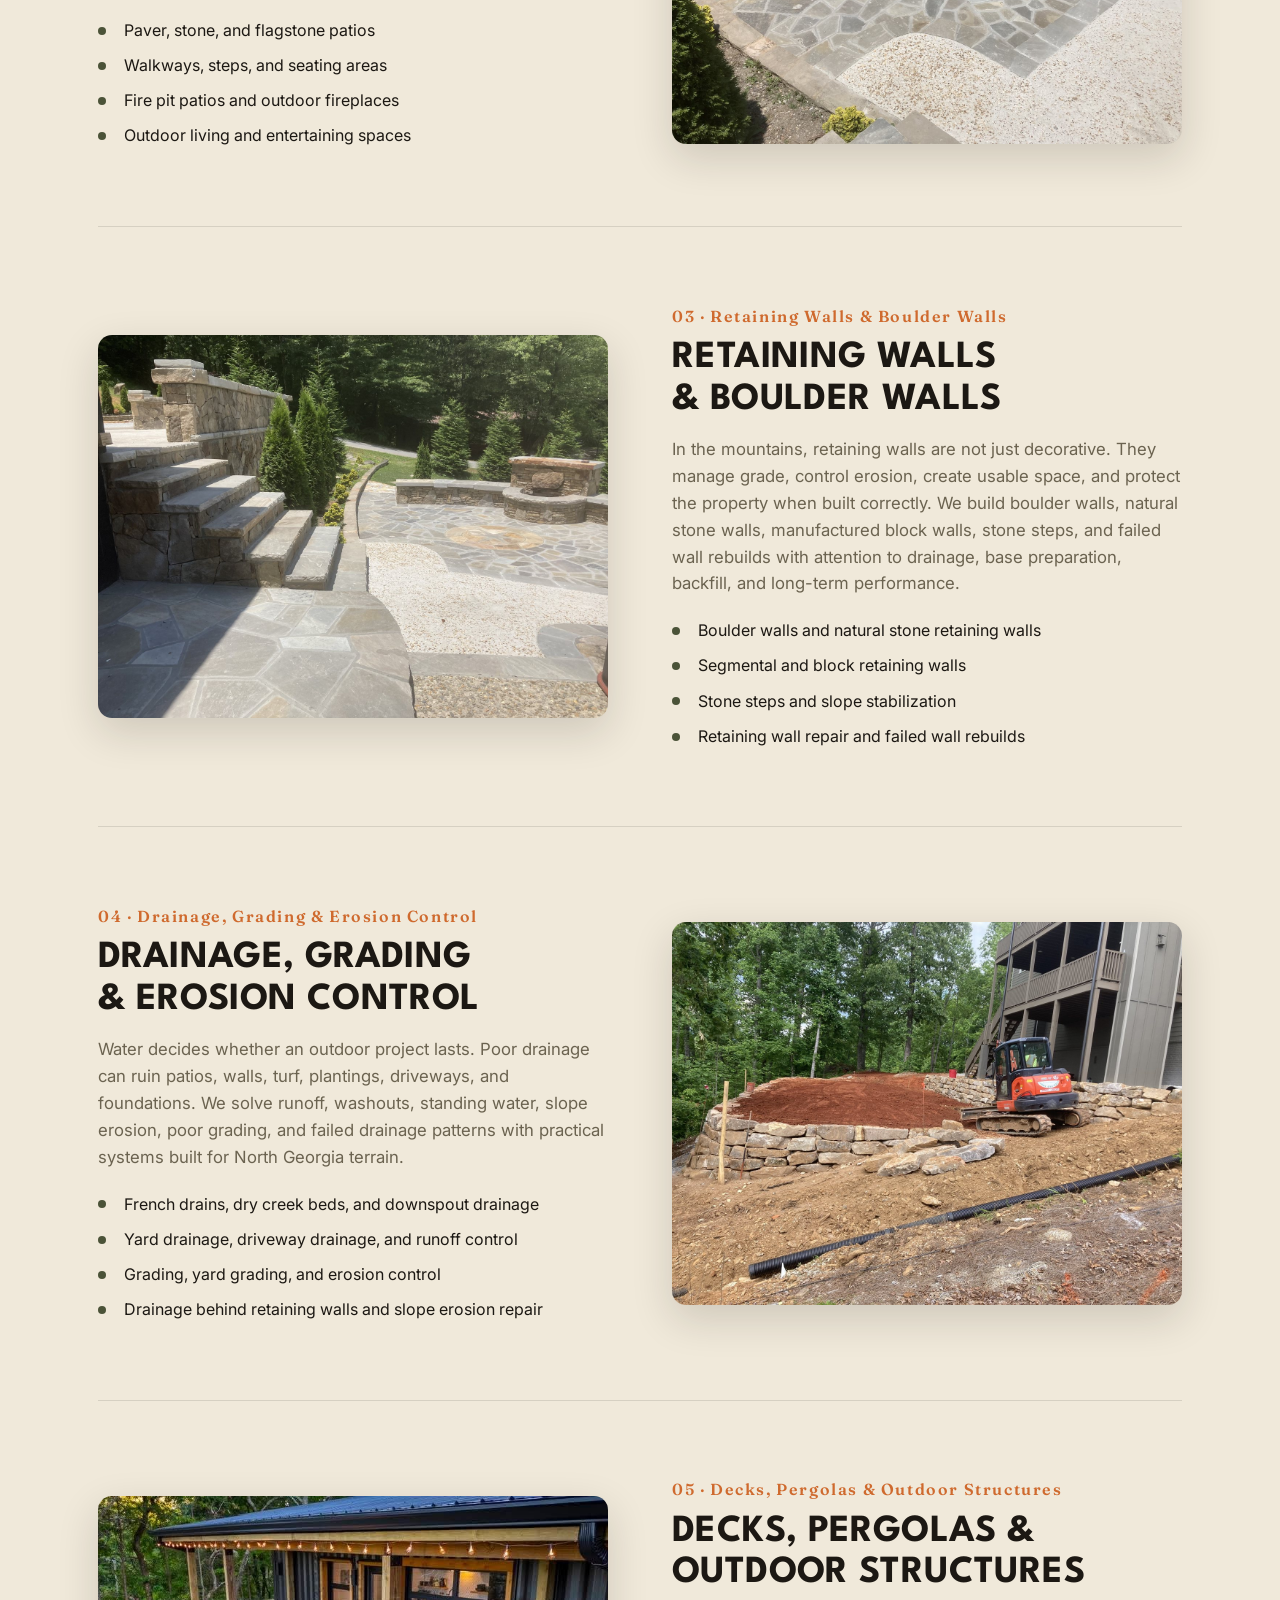
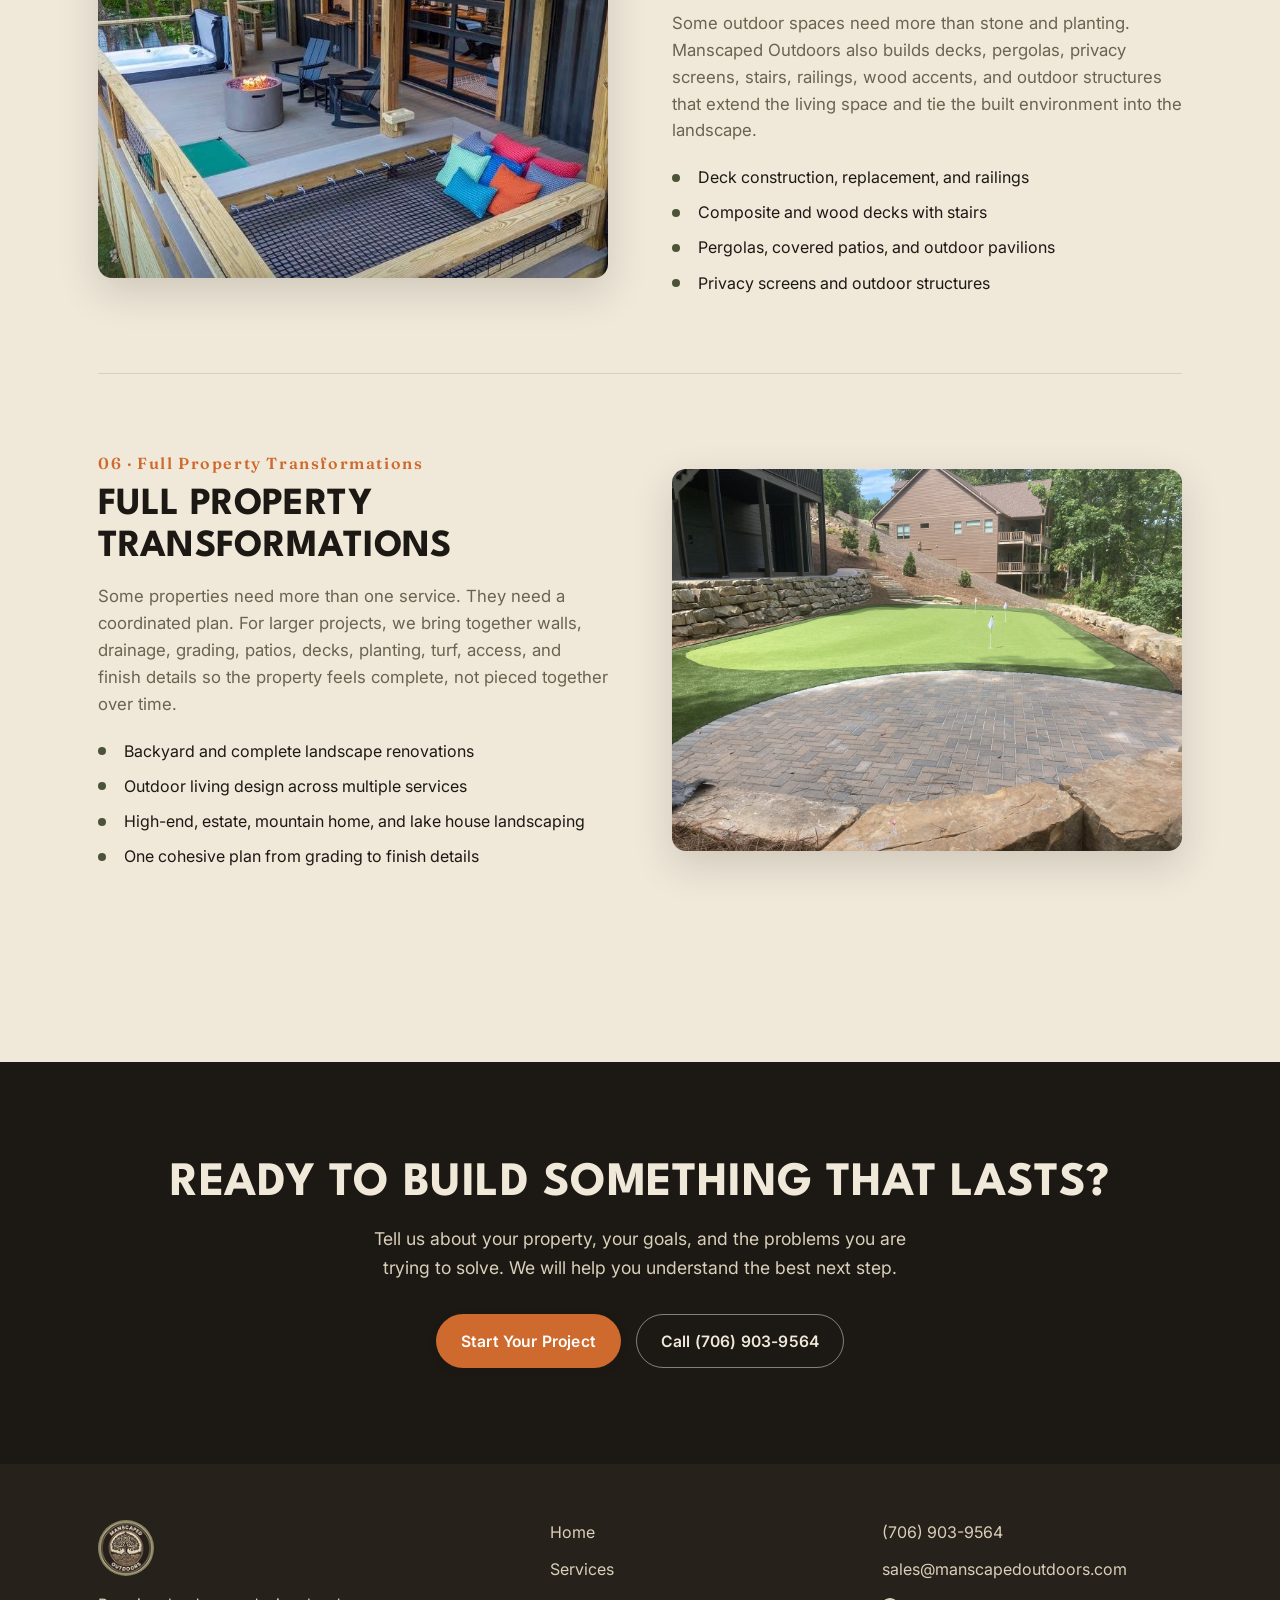
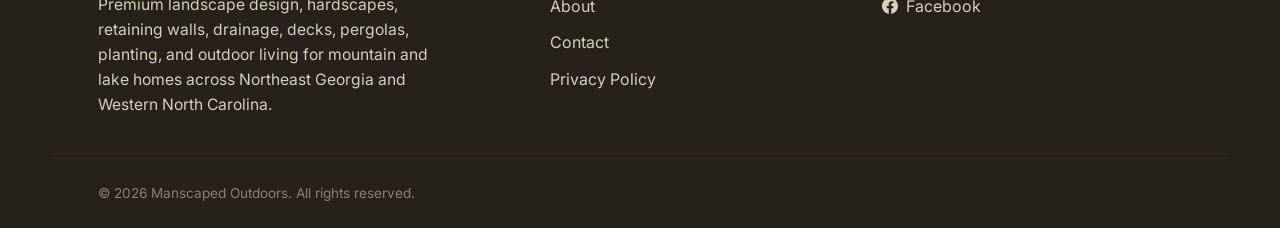
<file: services.html>
<!DOCTYPE html>
<html lang="en">
<head>
  <meta charset="UTF-8" />
  <meta name="viewport" content="width=device-width, initial-scale=1.0" />
  <title>Landscape Design, Patios, Retaining Walls, Drainage &amp; Decks | Northeast GA</title>
  <meta name="description" content="Premium landscape design, patios and hardscapes, retaining walls and boulder walls, drainage and grading, decks and pergolas, and full property transformations for mountain and lake homes across Northeast Georgia." />
  <link rel="icon" type="image/png" href="assets/manscaped-outdoors-logo.png?v=20260731" />
  <link rel="preconnect" href="https://fonts.googleapis.com" />
  <link rel="preconnect" href="https://fonts.gstatic.com" crossorigin />
  <link href="https://fonts.googleapis.com/css2?family=Fraunces:opsz,wght@9..144,400;9..144,500;9..144,600;9..144,700&family=Inter:wght@400;500;600;700&family=League+Spartan:wght@400;500;600;700&display=swap" rel="stylesheet" />
  <link rel="stylesheet" href="css/styles.css?v=20260731" />
</head>
<body>
  <a class="skip-link" href="#main">Skip to content</a>

  <header class="site-header is-scrolled" data-solid data-header>
    <div class="container site-header__inner">
      <a class="brand" href="index.html" aria-label="Manscaped Outdoors home">
        <img class="brand__mark" src="assets/manscaped-outdoors-logo.png?v=20260731" alt="" width="48" height="48" />
        <span class="brand__name">Manscaped <span>Outdoors</span></span>
      </a>
      <nav class="nav" id="primaryNav" aria-label="Primary">
        <ul class="nav__list">
          <li><a href="index.html">Home</a></li>
          <li><a href="services.html" aria-current="page">Services</a></li>
          <li><a href="about.html">About</a></li>
          <li><a href="contact.html">Contact</a></li>
        </ul>
      </nav>
      <div class="site-header__cta">
        <a class="btn btn--phone" href="tel:+17069039564">
          <svg aria-hidden="true" viewBox="0 0 24 24" width="16" height="16"><path fill="currentColor" d="M6.6 10.8a15.5 15.5 0 0 0 6.6 6.6l2.2-2.2a1 1 0 0 1 1-.24 11.4 11.4 0 0 0 3.6.58 1 1 0 0 1 1 1V20a1 1 0 0 1-1 1A17 17 0 0 1 3 4a1 1 0 0 1 1-1h3.5a1 1 0 0 1 1 1 11.4 11.4 0 0 0 .58 3.6 1 1 0 0 1-.24 1z"/></svg>
          <span>(706) 903-9564</span>
        </a>
        <button class="nav-toggle" id="navToggle" aria-expanded="false" aria-controls="primaryNav" aria-label="Toggle navigation menu">
          <span></span><span></span><span></span>
        </button>
      </div>
    </div>
  </header>

  <main id="main">
    <!-- Page banner -->
    <section class="page-banner" style="background-image: url('assets/portfolio/IMG_5573.JPG?v=20260731');">
      <div class="container">
        <p class="page-banner__eyebrow">What we do</p>
        <h1>Premium Landscape Construction, Hardscapes &amp; Outdoor Living Services</h1>
        <p>
          Manscaped Outdoors designs and builds complete outdoor spaces for mountain and
          lake properties across Northeast Georgia and Western North Carolina. Our
          work combines landscape design, patios, retaining walls, boulder walls, drainage,
          grading, decks, pergolas, stonework, planting, and finish details into one
          cohesive outdoor environment.
        </p>
      </div>
    </section>

    <!-- Quick service index -->
    <nav class="service-index" aria-label="Services">
      <div class="container service-index__inner">
        <a href="#landscape-design-installation">Landscape Design</a>
        <a href="#patios-hardscapes-outdoor-living">Patios &amp; Hardscapes</a>
        <a href="#retaining-walls-boulder-walls">Retaining Walls</a>
        <a href="#drainage-grading-erosion-control">Drainage &amp; Grading</a>
        <a href="#decks-pergolas-outdoor-structures">Decks &amp; Pergolas</a>
        <a href="#full-property-transformations">Full Transformations</a>
      </div>
    </nav>

    <!-- Services detail -->
    <div class="section services-detail">
      <div class="container">

        <article class="service-detail" id="landscape-design-installation">
          <div class="service-detail__media">
            <img src="assets/services/landscape-design-perennial-beds.jpg?v=20260731" alt="Flowering perennial beds with natural stone edging and flagstone steps in a wooded mountain backyard designed by Manscaped Outdoors" loading="lazy" />
          </div>
          <div class="service-detail__body">
            <span class="service-detail__num">01 &#183; Landscape Design &amp; Installation</span>
            <h2>Landscape Design &amp; Installation</h2>
            <p>
              A strong landscape starts with a plan. We design planting layouts, bed lines,
              transitions, focal points, access paths, and outdoor spaces around your home,
              your property, and how you want to live outside. Our planting work is built
              around mountain conditions: sun, shade, slope, clay, deer pressure, drainage,
              and long-term maintenance.
            </p>
            <ul class="service-detail__list">
              <li>Landscape design, layout, and planting design</li>
              <li>Bed shaping, focal points, and access paths</li>
              <li>Mountain home and lake house landscaping</li>
              <li>Low-maintenance, climate-appropriate installation</li>
            </ul>
          </div>
        </article>

        <article class="service-detail" id="patios-hardscapes-outdoor-living">
          <div class="service-detail__media">
            <img src="assets/services/patios-outdoor-living.jpg?v=20260731" alt="Flagstone patio with a stone fire feature and curved seat wall built by Manscaped Outdoors" loading="lazy" />
          </div>
          <div class="service-detail__body">
            <span class="service-detail__num">02 &#183; Patios, Hardscapes &amp; Outdoor Living</span>
            <h2>Patios, Hardscapes &amp; Outdoor Living</h2>
            <p>
              Hardscapes give structure to the landscape. We build patios, walkways, fire
              pit areas, seating spaces, paver areas, flagstone patios, natural stone
              features, and outdoor gathering spaces that turn unused yards into places
              worth spending time.
            </p>
            <ul class="service-detail__list">
              <li>Paver, stone, and flagstone patios</li>
              <li>Walkways, steps, and seating areas</li>
              <li>Fire pit patios and outdoor fireplaces</li>
              <li>Outdoor living and entertaining spaces</li>
            </ul>
          </div>
        </article>

        <article class="service-detail" id="retaining-walls-boulder-walls">
          <div class="service-detail__media">
            <img src="assets/services/retaining-walls-steps.jpg?v=20260731" alt="Natural stone steps and stacked stone retaining walls built by Manscaped Outdoors" loading="lazy" />
          </div>
          <div class="service-detail__body">
            <span class="service-detail__num">03 &#183; Retaining Walls &amp; Boulder Walls</span>
            <h2>Retaining Walls &amp; Boulder Walls</h2>
            <p>
              In the mountains, retaining walls are not just decorative. They manage grade,
              control erosion, create usable space, and protect the property when built
              correctly. We build boulder walls, natural stone walls, manufactured block
              walls, stone steps, and failed wall rebuilds with attention to drainage, base
              preparation, backfill, and long-term performance.
            </p>
            <ul class="service-detail__list">
              <li>Boulder walls and natural stone retaining walls</li>
              <li>Segmental and block retaining walls</li>
              <li>Stone steps and slope stabilization</li>
              <li>Retaining wall repair and failed wall rebuilds</li>
            </ul>
          </div>
        </article>

        <article class="service-detail" id="drainage-grading-erosion-control">
          <div class="service-detail__media">
            <img src="assets/services/drainage-grading.jpg?v=20260731" alt="Grading and drainage work with a stacked stone retaining wall in progress by Manscaped Outdoors" loading="lazy" />
          </div>
          <div class="service-detail__body">
            <span class="service-detail__num">04 &#183; Drainage, Grading &amp; Erosion Control</span>
            <h2>Drainage, Grading &amp; Erosion Control</h2>
            <p>
              Water decides whether an outdoor project lasts. Poor drainage can ruin patios,
              walls, turf, plantings, driveways, and foundations. We solve runoff, washouts,
              standing water, slope erosion, poor grading, and failed drainage patterns with
              practical systems built for North Georgia terrain.
            </p>
            <ul class="service-detail__list">
              <li>French drains, dry creek beds, and downspout drainage</li>
              <li>Yard drainage, driveway drainage, and runoff control</li>
              <li>Grading, yard grading, and erosion control</li>
              <li>Drainage behind retaining walls and slope erosion repair</li>
            </ul>
          </div>
        </article>

        <!-- IMAGE NOTE: placeholder deck/structure photo. Swap for a real deck or
             pergola shot from the client Drive when curated. -->
        <article class="service-detail" id="decks-pergolas-outdoor-structures">
          <div class="service-detail__media">
            <img src="assets/portfolio/IMG_5566.JPG?v=20260731" alt="Outdoor structure and living space by Manscaped Outdoors" loading="lazy" />
          </div>
          <div class="service-detail__body">
            <span class="service-detail__num">05 &#183; Decks, Pergolas &amp; Outdoor Structures</span>
            <h2>Decks, Pergolas &amp; Outdoor Structures</h2>
            <p>
              Some outdoor spaces need more than stone and planting. Manscaped Outdoors also
              builds decks, pergolas, privacy screens, stairs, railings, wood accents, and
              outdoor structures that extend the living space and tie the built environment
              into the landscape.
            </p>
            <ul class="service-detail__list">
              <li>Deck construction, replacement, and railings</li>
              <li>Composite and wood decks with stairs</li>
              <li>Pergolas, covered patios, and outdoor pavilions</li>
              <li>Privacy screens and outdoor structures</li>
            </ul>
          </div>
        </article>

        <article class="service-detail" id="full-property-transformations">
          <div class="service-detail__media">
            <img src="assets/services/full-transformation.jpg?v=20260731" alt="Full property transformation with a paver patio, putting green, and boulder wall by Manscaped Outdoors" loading="lazy" />
          </div>
          <div class="service-detail__body">
            <span class="service-detail__num">06 &#183; Full Property Transformations</span>
            <h2>Full Property Transformations</h2>
            <p>
              Some properties need more than one service. They need a coordinated plan. For
              larger projects, we bring together walls, drainage, grading, patios, decks,
              planting, turf, access, and finish details so the property feels complete, not
              pieced together over time.
            </p>
            <ul class="service-detail__list">
              <li>Backyard and complete landscape renovations</li>
              <li>Outdoor living design across multiple services</li>
              <li>High-end, estate, mountain home, and lake house landscaping</li>
              <li>One cohesive plan from grading to finish details</li>
            </ul>
          </div>
        </article>

      </div>
    </div>

    <!-- CTA -->
    <section class="cta-band">
      <div class="container">
        <h2>Ready to build something that lasts?</h2>
        <p>Tell us about your property, your goals, and the problems you are trying to solve. We will help you understand the best next step.</p>
        <div class="cta-band__actions">
          <a class="btn btn--primary" href="contact.html">Start Your Project</a>
          <a class="btn btn--ghost" href="tel:+17069039564">Call (706) 903-9564</a>
        </div>
      </div>
    </section>
  </main>

  <footer class="site-footer">
    <div class="container site-footer__inner">
      <div class="site-footer__brand">
        <img src="assets/manscaped-outdoors-logo.png?v=20260731" alt="Manscaped Outdoors" width="56" height="56" />
        <p>Premium landscape design, hardscapes, retaining walls, drainage, decks, pergolas, planting, and outdoor living for mountain and lake homes across Northeast Georgia and Western North Carolina.</p>
      </div>
      <div class="site-footer__links">
        <a href="index.html">Home</a>
        <a href="services.html">Services</a>
        <a href="about.html">About</a>
        <a href="contact.html">Contact</a>
        <a href="privacy-policy.html">Privacy Policy</a>
      </div>
      <div class="site-footer__contact">
        <a href="tel:+17069039564">(706) 903-9564</a>
        <a href="mailto:sales@manscapedoutdoors.com">sales@manscapedoutdoors.com</a>
        <a class="site-footer__social" href="https://www.facebook.com/manscapedlawncare" target="_blank" rel="noopener noreferrer">
          <svg aria-hidden="true" viewBox="0 0 24 24" width="16" height="16"><path fill="currentColor" d="M24 12.07C24 5.4 18.63 0 12 0S0 5.4 0 12.07c0 6.02 4.39 11.01 10.13 11.93v-8.44H7.08v-3.49h3.05V9.41c0-3.02 1.79-4.69 4.53-4.69 1.31 0 2.68.24 2.68.24v2.97h-1.51c-1.49 0-1.95.93-1.95 1.88v2.26h3.32l-.53 3.49h-2.79v8.44C19.61 23.08 24 18.09 24 12.07z"/></svg>
          Facebook
        </a>
      </div>
    </div>
    <div class="container site-footer__legal">
      <p>&copy; <span data-year></span> Manscaped Outdoors. All rights reserved.</p>
    </div>
  </footer>

  <script src="js/main.js?v=20260731" defer></script>
</body>
</html>
</file>
<file: css/styles.css>
/* ============================================================
   Manscaped Outdoors — landing page styles
   Palette derived from the tree-of-life logo:
   sage/olive field, near-black bark ring, cream lettering,
   warm-brown trunk, plus an ember accent from the hero fire pit.
   ============================================================ */

:root {
  /* Brand */
  --bark:        #1c1813;
  --bark-2:      #26211a;
  --bark-3:      #322b22;
  --olive:       #4b5338;
  --olive-2:     #3a4029;
  --sage:        #8b9678;
  --sage-light:  #a7b092;
  --cream:       #f0e9da;
  --cream-dim:   #d9cfba;
  --tan:         #d8c9ac;
  --trunk:       #6f5236;
  --ember:       #cf6a2e;
  --ember-2:     #e07d3d;

  /* Semantic */
  --bg:          var(--cream);
  --fg:          var(--bark);
  --muted:       #6b6350;
  --line:        rgba(28, 24, 19, 0.12);

  /* Type */
  --font-display: "Fraunces", Georgia, "Times New Roman", serif;
  --font-heading: "League Spartan", "Inter", system-ui, sans-serif;
  --font-body: "Inter", system-ui, -apple-system, "Segoe UI", sans-serif;

  /* Layout */
  --container: 1180px;
  --gutter: clamp(1.25rem, 4vw, 3rem);
  --radius: 14px;
  --radius-sm: 10px;
  --header-h: 76px;

  --shadow-sm: 0 2px 8px rgba(28, 24, 19, 0.08);
  --shadow-md: 0 14px 40px rgba(28, 24, 19, 0.16);
  --ease: cubic-bezier(0.4, 0, 0.2, 1);
}

/* ---------- Reset / base ---------- */
*, *::before, *::after { box-sizing: border-box; }
* { margin: 0; }

html {
  scroll-behavior: smooth;
  scroll-padding-top: var(--header-h);
  -webkit-text-size-adjust: 100%;
}

body {
  font-family: var(--font-body);
  color: var(--fg);
  background: var(--bg);
  line-height: 1.6;
  -webkit-font-smoothing: antialiased;
  text-rendering: optimizeLegibility;
}

img, video { display: block; max-width: 100%; height: auto; }
a { color: inherit; text-decoration: none; }
button { font: inherit; cursor: pointer; }

h1, h2, h3 { font-family: var(--font-heading); font-weight: 700; line-height: 1.08; letter-spacing: 0.01em; text-transform: uppercase; text-wrap: balance; }

.container {
  width: 100%;
  max-width: var(--container);
  margin-inline: auto;
  padding-inline: var(--gutter);
}

.skip-link {
  position: absolute;
  left: -999px;
  top: 0;
  z-index: 100;
  background: var(--bark);
  color: var(--cream);
  padding: 0.6rem 1rem;
  border-radius: 0 0 var(--radius-sm) 0;
}
.skip-link:focus { left: 0; }

/* Focus visibility */
a:focus-visible, button:focus-visible, input:focus-visible,
select:focus-visible, textarea:focus-visible {
  outline: 3px solid var(--ember);
  outline-offset: 2px;
  border-radius: 4px;
}

/* ---------- Buttons ---------- */
.btn {
  display: inline-flex;
  align-items: center;
  justify-content: center;
  gap: 0.5rem;
  padding: 0.85rem 1.5rem;
  border: 1.5px solid transparent;
  border-radius: 999px;
  font-weight: 600;
  font-size: 0.98rem;
  letter-spacing: 0.01em;
  transition: transform 0.15s var(--ease), background 0.2s var(--ease),
              color 0.2s var(--ease), border-color 0.2s var(--ease), box-shadow 0.2s var(--ease);
  will-change: transform;
}
.btn:active { transform: translateY(1px); }

.btn--primary { background: var(--ember); color: #fff; box-shadow: var(--shadow-sm); }
.btn--primary:hover { background: var(--ember-2); box-shadow: var(--shadow-md); }

.btn--ghost { color: var(--cream); border-color: rgba(240, 233, 218, 0.5); }
.btn--ghost:hover { background: rgba(240, 233, 218, 0.12); border-color: var(--cream); }

.btn--phone {
  background: transparent;
  color: var(--cream);
  border-color: rgba(240, 233, 218, 0.5);
  padding: 0.6rem 1rem;
  font-size: 0.92rem;
  text-shadow: 0 1px 8px rgba(0, 0, 0, 0.4);
}
.btn--phone:hover { border-color: var(--cream); color: #fff; }

.btn--block { width: 100%; }

.btn--facebook {
  background: #1877f2;
  color: #fff;
  margin-top: 1.8rem;
}
.btn--facebook:hover { background: #0f66da; box-shadow: var(--shadow-md); }
.btn--facebook svg { flex: none; }

/* ---------- Header ---------- */
.site-header {
  position: fixed;
  inset: 0 0 auto 0;
  z-index: 50;
  height: var(--header-h);
  display: flex;
  align-items: center;
  transition: background 0.3s var(--ease), box-shadow 0.3s var(--ease), border-color 0.3s var(--ease);
  border-bottom: 1px solid transparent;
}
.site-header.is-scrolled {
  background: rgba(240, 233, 218, 0.92);
  backdrop-filter: saturate(140%) blur(10px);
  box-shadow: var(--shadow-sm);
  border-bottom-color: var(--line);
}
.site-header__inner {
  display: flex;
  align-items: center;
  justify-content: space-between;
  gap: 1.5rem;
}

.brand { display: inline-flex; align-items: center; gap: 0.7rem; }
.brand__mark { width: 44px; height: 44px; border-radius: 50%; }
.brand__name {
  font-family: var(--font-display);
  font-weight: 700;
  font-size: 1.18rem;
  letter-spacing: 0.02em;
  color: var(--cream);
  text-shadow: 0 1px 8px rgba(0,0,0,0.4);
  transition: color 0.3s var(--ease), text-shadow 0.3s var(--ease);
}
.brand__name span { color: var(--sage-light); }
.site-header.is-scrolled .brand__name { color: var(--bark); text-shadow: none; }
.site-header.is-scrolled .brand__name span { color: var(--olive); }

.nav__list { display: flex; gap: 2rem; list-style: none; padding: 0; }
.nav__list a {
  font-weight: 500;
  font-size: 0.98rem;
  color: var(--cream);
  text-shadow: 0 1px 8px rgba(0,0,0,0.4);
  position: relative;
  padding: 0.25rem 0;
  transition: color 0.2s var(--ease);
}
.nav__list a::after {
  content: "";
  position: absolute;
  left: 0; bottom: -2px;
  width: 0; height: 2px;
  background: var(--ember);
  transition: width 0.25s var(--ease);
}
.nav__list a:hover::after { width: 100%; }
.site-header.is-scrolled .nav__list a { color: var(--bark); text-shadow: none; }

.site-header__cta { display: flex; align-items: center; gap: 0.75rem; }
.site-header.is-scrolled .btn--phone {
  color: var(--bark);
  border-color: var(--line);
  text-shadow: none;
}
.site-header.is-scrolled .btn--phone:hover { color: var(--trunk); border-color: var(--trunk); }

/* Hamburger */
.nav-toggle {
  display: none;
  flex-direction: column;
  gap: 5px;
  background: none;
  border: 0;
  padding: 8px;
}
.nav-toggle span {
  display: block;
  width: 26px; height: 2px;
  background: var(--cream);
  box-shadow: 0 1px 4px rgba(0,0,0,0.4);
  transition: transform 0.3s var(--ease), opacity 0.2s var(--ease), background 0.3s var(--ease);
}
.site-header.is-scrolled .nav-toggle span { background: var(--bark); box-shadow: none; }

/* ---------- Hero ---------- */
.hero {
  position: relative;
  min-height: 100svh;
  display: flex;
  align-items: center;
  overflow: hidden;
  color: var(--cream);
}
.hero__video {
  position: absolute;
  inset: 0;
  width: 100%;
  height: 100%;
  object-fit: cover;
  z-index: 0;
}
.hero__overlay {
  position: absolute;
  inset: 0;
  z-index: 1;
  background:
    linear-gradient(180deg, rgba(28,24,19,0.62) 0%, rgba(28,24,19,0.48) 45%, rgba(28,24,19,0.82) 100%),
    radial-gradient(130% 95% at 32% 45%, rgba(28,24,19,0.5), transparent 62%);
}
.hero__content {
  position: relative;
  z-index: 2;
  padding-top: var(--header-h);
  max-width: 760px;
}
.hero__eyebrow {
  text-transform: uppercase;
  letter-spacing: 0.22em;
  font-size: 0.82rem;
  font-weight: 600;
  color: var(--sage-light);
  margin-bottom: 1.1rem;
}
.hero__title {
  font-family: "League Spartan", "Inter", system-ui, sans-serif;
  font-size: clamp(1.9rem, 4.6vw, 3.6rem);
  font-weight: 700;
  text-transform: uppercase;
  letter-spacing: 0.01em;
  line-height: 1.05;
  text-shadow: 0 2px 30px rgba(0,0,0,0.4);
}
.hero__lede {
  margin-top: 1.4rem;
  font-size: clamp(1.05rem, 2vw, 1.25rem);
  max-width: 58ch;
  color: var(--cream-dim);
}
.hero__actions { margin-top: 2.2rem; display: flex; flex-wrap: wrap; gap: 1rem; }

/* ---------- Sections ---------- */
.section { padding: clamp(4rem, 9vw, 7.5rem) 0; }
.section__head { max-width: 780px; margin-bottom: clamp(2.5rem, 5vw, 4rem); }
.section__eyebrow {
  text-transform: uppercase;
  letter-spacing: 0.2em;
  font-size: 0.8rem;
  font-weight: 600;
  color: var(--trunk);
  margin-bottom: 0.9rem;
}
.section__title { font-size: clamp(1.9rem, 4vw, 2.9rem); color: var(--bark); }
.section__intro { margin-top: 1rem; font-size: 1.08rem; color: var(--muted); max-width: 640px; }

/* Intro — sits on its own soft-sage band so it separates cleanly from the
   cream services section that follows (otherwise the two blend into one). */
.intro { background: #dde1cf; border-block: 1px solid var(--line); }
.intro__inner { max-width: 820px; }
.intro__lede {
  margin-top: 1.2rem;
  font-size: clamp(1.1rem, 2.1vw, 1.35rem);
  line-height: 1.6;
  color: var(--fg);
}

/* Services */
.services { background: var(--bg); }
.services__grid {
  display: grid;
  grid-template-columns: repeat(3, 1fr);
  gap: 1.5rem;
}
.service-card {
  display: flex;
  flex-direction: column;
  background: #fff;
  border: 1px solid var(--line);
  border-radius: var(--radius);
  padding: 2rem 1.6rem;
  color: inherit;
  transition: transform 0.25s var(--ease), box-shadow 0.25s var(--ease), border-color 0.25s var(--ease);
}
.service-card:hover {
  transform: translateY(-6px);
  box-shadow: var(--shadow-md);
  border-color: transparent;
}
.service-card__icon {
  width: 52px; height: 52px;
  display: grid; place-items: center;
  border-radius: 12px;
  background: var(--olive);
  color: var(--cream);
  font-size: 1.4rem;
  margin-bottom: 1.2rem;
}
.service-card h3 { font-size: 1.25rem; color: var(--bark); margin-bottom: 0.5rem; }
.service-card p { color: var(--muted); font-size: 0.98rem; }
.service-card__link {
  margin-top: 1rem;
  font-weight: 600;
  font-size: 0.92rem;
  color: var(--ember);
  transition: color 0.2s var(--ease);
}
.service-card:hover .service-card__link { color: var(--ember-2); }

/* Portfolio */
.portfolio { background: var(--olive-2); }
.portfolio .section__title { color: var(--cream); }
.portfolio .section__eyebrow { color: var(--sage-light); }
.portfolio .section__intro { color: var(--cream-dim); }
.portfolio__grid {
  display: grid;
  grid-template-columns: repeat(3, 1fr);
  gap: 1rem;
}
.portfolio__item {
  padding: 0;
  border: 0;
  background: none;
  border-radius: var(--radius-sm);
  overflow: hidden;
  aspect-ratio: 4 / 3;
  position: relative;
}
.portfolio__item img {
  width: 100%; height: 100%;
  object-fit: cover;
  transition: transform 0.5s var(--ease), filter 0.3s var(--ease);
}
.portfolio__item::after {
  content: "";
  position: absolute; inset: 0;
  box-shadow: inset 0 0 0 1px rgba(240,233,218,0.12);
  border-radius: var(--radius-sm);
  transition: background 0.3s var(--ease);
}
.portfolio__item:hover img { transform: scale(1.06); }
.portfolio__item:hover::after { background: rgba(207, 106, 46, 0.12); }

/* Service area */
.area { background: var(--bg); }
.area__inner {
  display: grid;
  grid-template-columns: 1.05fr 0.95fr;
  gap: clamp(2rem, 5vw, 4.5rem);
  align-items: center;
}
.area__text p { color: var(--muted); font-size: 1.08rem; }
.area__text .section__title { margin-bottom: 1rem; }
.area__list {
  list-style: none;
  padding: 0;
  margin: 1.8rem 0 2rem;
  display: grid;
  grid-template-columns: repeat(2, minmax(0, 1fr));
  gap: 0.6rem 1.5rem;
  max-width: 420px;
}
.area__list li {
  position: relative;
  padding-left: 1.6rem;
  color: var(--bark);
  font-weight: 500;
}
.area__list li::before {
  content: "";
  position: absolute; left: 0; top: 0.55em;
  width: 8px; height: 8px;
  background: var(--ember);
  border-radius: 50%;
}
.area__more {
  margin: 0 0 2rem;
  color: var(--muted);
  font-size: 0.95rem;
  max-width: 480px;
}
.area__media {
  border-radius: var(--radius);
  overflow: hidden;
  box-shadow: var(--shadow-md);
  aspect-ratio: 4 / 3;
}
.area__media img { width: 100%; height: 100%; object-fit: cover; }

/* Contact */
.contact { background: var(--bark); color: var(--cream); }
.contact .section__title { color: var(--cream); }
.contact .section__eyebrow { color: var(--ember-2); }
.contact__inner {
  display: grid;
  grid-template-columns: 1fr 1.1fr;
  gap: clamp(2.5rem, 6vw, 5rem);
  align-items: start;
}
.contact__intro p { color: var(--cream-dim); font-size: 1.08rem; margin-top: 1rem; }
.contact__details {
  list-style: none;
  padding: 0;
  margin-top: 2rem;
  display: grid;
  gap: 1.2rem;
}
.contact__details li { display: grid; gap: 0.15rem; }
.contact__label {
  text-transform: uppercase;
  letter-spacing: 0.15em;
  font-size: 0.72rem;
  color: var(--sage-light);
  font-weight: 600;
}
.contact__details a { font-size: 1.05rem; color: var(--cream); }
.contact__details a:hover { color: var(--ember-2); }

.contact__form {
  background: var(--bark-2);
  border: 1px solid var(--bark-3);
  border-radius: var(--radius);
  padding: clamp(1.5rem, 3vw, 2.4rem);
}
.form-row { display: grid; gap: 0.45rem; margin-bottom: 1.1rem; }
.form-grid { display: grid; grid-template-columns: 1fr 1fr; gap: 1.1rem; }
.form-row label {
  font-size: 0.85rem;
  font-weight: 600;
  letter-spacing: 0.02em;
  color: var(--cream-dim);
}
.contact__form input,
.contact__form select,
.contact__form textarea {
  font: inherit;
  color: var(--cream);
  background: var(--bark);
  border: 1px solid var(--bark-3);
  border-radius: var(--radius-sm);
  padding: 0.75rem 0.9rem;
  transition: border-color 0.2s var(--ease), box-shadow 0.2s var(--ease);
  width: 100%;
}
.contact__form input::placeholder,
.contact__form textarea::placeholder { color: #8a8271; }
.contact__form input:focus,
.contact__form select:focus,
.contact__form textarea:focus {
  border-color: var(--ember);
  outline: none;
  box-shadow: 0 0 0 3px rgba(207, 106, 46, 0.25);
}
.contact__form textarea { resize: vertical; }
/* Dark selects need a custom light chevron — the native arrow is invisible on
   the dark field. appearance:none + SVG arrow + right padding so text clears it. */
.contact__form select {
  appearance: none;
  -webkit-appearance: none;
  padding-right: 2.6rem;
  background-color: var(--bark);
  background-image: url("data:image/svg+xml,%3Csvg xmlns='http://www.w3.org/2000/svg' viewBox='0 0 24 24' fill='none' stroke='%23f0e9da' stroke-width='2' stroke-linecap='round' stroke-linejoin='round'%3E%3Cpolyline points='6 9 12 15 18 9'/%3E%3C/svg%3E");
  background-repeat: no-repeat;
  background-position: right 0.95rem center;
  background-size: 1.05rem;
}
.contact__form .btn { margin-top: 0.4rem; }
.form-note { margin-top: 0.9rem; font-size: 0.9rem; min-height: 1.2em; }
.form-note.is-success { color: var(--sage-light); }
.form-note.is-error { color: #e8a06a; }
.field-hint { margin-top: 0.5rem; font-size: 0.82rem; color: #9a927e; line-height: 1.45; }
.contact__form input[type="file"] {
  padding: 0.6rem 0.7rem;
  font-size: 0.9rem;
  color: var(--cream-dim);
  cursor: pointer;
}
.contact__form input[type="file"]::file-selector-button {
  font: inherit;
  font-size: 0.85rem;
  font-weight: 600;
  margin-right: 0.8rem;
  padding: 0.45rem 0.9rem;
  color: var(--cream);
  background: var(--olive);
  border: 0;
  border-radius: var(--radius-sm);
  cursor: pointer;
  transition: background 0.2s var(--ease);
}
.contact__form input[type="file"]::file-selector-button:hover { background: var(--trunk); }

/* ---------- Legal ---------- */
.legal { padding-block: 3rem 5rem; }
.legal .container { max-width: 760px; }
.legal h2 { font-size: 1.4rem; margin-top: 2.2rem; margin-bottom: 0.7rem; }
.legal h2:first-child { margin-top: 0; }
.legal p { color: var(--muted); line-height: 1.7; margin-bottom: 1rem; }
.legal ul { color: var(--muted); line-height: 1.7; margin: 0 0 1rem 1.2rem; }
.legal li { margin-bottom: 0.4rem; }
.legal a { color: var(--ember); }
.legal__updated { font-style: italic; color: var(--muted); margin-bottom: 2rem; }

/* ---------- Footer ---------- */
.site-footer { background: var(--bark-2); color: var(--cream-dim); padding-top: 3.5rem; }
.site-footer__inner {
  display: grid;
  grid-template-columns: 1.4fr 1fr 1fr;
  gap: 2rem;
  padding-bottom: 2.5rem;
}
.site-footer__brand { display: grid; gap: 1rem; max-width: 340px; }
.site-footer__brand img { width: 56px; height: 56px; border-radius: 50%; }
.site-footer__brand p { font-size: 0.98rem; }
.site-footer__links, .site-footer__contact { display: grid; gap: 0.7rem; align-content: start; }
.site-footer__links a, .site-footer__contact a { transition: color 0.2s var(--ease); }
.site-footer__links a:hover, .site-footer__contact a:hover { color: var(--ember-2); }
.site-footer__social { display: inline-flex; align-items: center; gap: 0.5rem; }
.site-footer__social:hover { color: #4a92ff; }
.site-footer__legal {
  border-top: 1px solid var(--bark-3);
  padding-block: 1.5rem;
  font-size: 0.85rem;
  color: #8a8271;
}

/* ---------- Lightbox ---------- */
.lightbox {
  position: fixed;
  inset: 0;
  z-index: 100;
  display: none;
  place-items: center;
  padding: 5vw;
  background: rgba(20, 17, 13, 0.92);
  backdrop-filter: blur(4px);
}
.lightbox.is-open { display: grid; }
.lightbox__img {
  max-width: 100%;
  max-height: 90vh;
  border-radius: var(--radius-sm);
  box-shadow: var(--shadow-md);
}
.lightbox__close {
  position: absolute;
  top: 18px; right: 24px;
  width: 46px; height: 46px;
  font-size: 2rem;
  line-height: 1;
  color: var(--cream);
  background: rgba(240,233,218,0.1);
  border: 0;
  border-radius: 50%;
  transition: background 0.2s var(--ease);
}
.lightbox__close:hover { background: rgba(240,233,218,0.22); }

/* ---------- Success modal ---------- */
.modal {
  position: fixed;
  inset: 0;
  z-index: 120;
  display: none;
  place-items: center;
  padding: var(--gutter);
  background: rgba(20, 17, 13, 0.92);
  backdrop-filter: blur(4px);
}
.modal.is-open { display: grid; }
.modal__card {
  position: relative;
  width: min(540px, 100%);
  padding: clamp(2.25rem, 5vw, 3.25rem) clamp(1.5rem, 5vw, 3rem);
  text-align: center;
  background: var(--bg);
  border-radius: var(--radius);
  box-shadow: var(--shadow-md);
  animation: modal-in 0.4s var(--ease) both;
}
@keyframes modal-in {
  from { opacity: 0; transform: translateY(18px) scale(0.97); }
  to { opacity: 1; transform: none; }
}
.modal__close {
  position: absolute;
  top: 10px; right: 14px;
  width: 40px; height: 40px;
  font-size: 1.9rem;
  line-height: 1;
  color: var(--muted);
  background: transparent;
  border: 0;
  border-radius: 50%;
  transition: background 0.2s var(--ease), color 0.2s var(--ease);
}
.modal__close:hover { background: rgba(28, 24, 19, 0.07); color: var(--fg); }
.modal__check {
  display: block;
  width: 74px; height: 74px;
  margin: 0 auto 1.4rem;
  color: var(--ember);
}
.modal__check svg { width: 100%; height: 100%; }
.modal__check-ring { opacity: 0.32; }
.modal__title { font-size: clamp(1.75rem, 4.5vw, 2.5rem); margin-bottom: 0.9rem; }
.modal__text {
  max-width: 42ch;
  margin: 0 auto 0.7rem;
  color: var(--muted);
  font-size: 1.06rem;
  line-height: 1.65;
}
/* kept on a single line at every width — shrinks rather than wraps.
   Verified down to a 320px viewport; the small-screen padding trim below
   is what buys the last few pixels. */
.modal__urgent {
  margin: 0 auto 2rem;
  color: var(--muted);
  font-size: clamp(0.75rem, 3.6vw, 1.06rem);
  line-height: 1.5;
  white-space: nowrap;
}
@media (max-width: 420px) {
  .modal__card { padding-left: 1.1rem; padding-right: 1.1rem; }
}
.modal__phone { color: var(--ember); font-weight: 600; white-space: nowrap; }
.modal__phone:hover { text-decoration: underline; }
@media (prefers-reduced-motion: reduce) {
  .modal__card { animation: none; }
}

/* ---------- Reveal on scroll ---------- */
[data-reveal] {
  opacity: 0;
  transform: translateY(24px);
  transition: opacity 0.7s var(--ease), transform 0.7s var(--ease);
}
[data-reveal].is-visible { opacity: 1; transform: none; }

/* ---------- Responsive ---------- */
@media (max-width: 960px) {
  .services__grid { grid-template-columns: repeat(2, 1fr); }
  .area__inner { grid-template-columns: 1fr; }
  .area__media { order: -1; }
  .contact__inner { grid-template-columns: 1fr; }
  .site-footer__inner { grid-template-columns: 1fr 1fr; }
  .site-footer__brand { grid-column: 1 / -1; }
}

@media (max-width: 720px) {
  :root { --header-h: 64px; }

  .nav {
    position: fixed;
    inset: var(--header-h) 0 auto 0;
    background: rgba(240, 233, 218, 0.98);
    backdrop-filter: blur(10px);
    border-bottom: 1px solid var(--line);
    box-shadow: var(--shadow-md);
    transform: translateY(-12px);
    opacity: 0;
    visibility: hidden;
    transition: transform 0.3s var(--ease), opacity 0.3s var(--ease), visibility 0.3s var(--ease);
  }
  .nav.is-open { transform: translateY(0); opacity: 1; visibility: visible; }
  .nav__list {
    flex-direction: column;
    gap: 0;
    padding: 0.5rem var(--gutter) 1.25rem;
  }
  .nav__list a {
    display: block;
    padding: 0.85rem 0;
    color: var(--bark);
    text-shadow: none;
    border-bottom: 1px solid var(--line);
  }
  .nav__list a::after { display: none; }

  .nav-toggle { display: flex; }
  .nav-toggle.is-active span:nth-child(1) { transform: translateY(7px) rotate(45deg); }
  .nav-toggle.is-active span:nth-child(2) { opacity: 0; }
  .nav-toggle.is-active span:nth-child(3) { transform: translateY(-7px) rotate(-45deg); }

  .btn--phone span { display: none; }
  .btn--phone {
    width: 42px;
    height: 42px;
    padding: 0;
    background: var(--ember);
    color: #fff;
    border-color: transparent;
    text-shadow: none;
  }
  .btn--phone:hover { background: var(--ember-2); color: #fff; border-color: transparent; }
  .site-header.is-scrolled .btn--phone { background: var(--ember); color: #fff; border-color: transparent; }

  .portfolio__grid { grid-template-columns: repeat(2, 1fr); }
  /* Keep the 2-col grid even: a lone final photo spans full width as a feature shot. */
  .portfolio__item:last-child:nth-child(odd) { grid-column: 1 / -1; aspect-ratio: 16 / 9; }
  .form-grid { grid-template-columns: 1fr; }
}

@media (max-width: 440px) {
  .services__grid { grid-template-columns: 1fr; }
  .site-footer__inner { grid-template-columns: 1fr; }
}

/* ============================================================
   Multi-page: solid header, page banner, subpage layouts
   ============================================================ */

/* Active nav link (aria-current="page") */
.nav__list a[aria-current="page"] { color: var(--ember); }
.nav__list a[aria-current="page"]::after { width: 100%; background: var(--ember); }
.site-header.is-scrolled .nav__list a[aria-current="page"] { color: var(--ember); }
@media (max-width: 720px) {
  .nav__list a[aria-current="page"] { color: var(--ember); }
}

/* Page banner (top of every subpage; sits under the fixed header) */
.page-banner {
  position: relative;
  padding: calc(var(--header-h) + clamp(3rem, 7vw, 5.5rem)) 0 clamp(3rem, 7vw, 5.5rem);
  background: var(--olive-2);
  background-size: cover;
  background-position: center;
  color: var(--cream);
  overflow: hidden;
}
.page-banner::before {
  content: "";
  position: absolute;
  inset: 0;
  background: linear-gradient(180deg, rgba(28, 24, 19, 0.72), rgba(28, 24, 19, 0.82));
}
.page-banner > .container { position: relative; z-index: 1; max-width: 1040px; }
.page-banner__eyebrow {
  text-transform: uppercase;
  letter-spacing: 0.22em;
  font-size: 0.8rem;
  font-weight: 600;
  color: var(--sage-light);
  margin-bottom: 1rem;
}
.page-banner h1 {
  font-size: clamp(2rem, 4.3vw, 3.1rem);
  color: var(--cream);
  letter-spacing: -0.01em;
}
.page-banner p {
  margin-top: 1.1rem;
  font-size: clamp(1.05rem, 2vw, 1.25rem);
  color: var(--cream-dim);
  max-width: 54ch;
  text-wrap: balance;
}

/* Breadcrumb-ish small print under banner heading (optional) */
.page-banner__meta { margin-top: 1.4rem; font-size: 0.9rem; color: var(--sage-light); }

/* ---- Services quick index (jump links under the banner) ---- */
.service-index {
  position: sticky;
  top: var(--header-h);
  z-index: 20;
  background: rgba(240, 233, 218, 0.94);
  backdrop-filter: saturate(140%) blur(10px);
  border-bottom: 1px solid var(--line);
}
.service-index__inner {
  display: flex;
  flex-wrap: wrap;
  gap: 0.4rem 1.6rem;
  padding-block: 0.9rem;
}
.service-index a {
  font-size: 0.9rem;
  font-weight: 600;
  color: var(--muted);
  transition: color 0.2s var(--ease);
}
.service-index a:hover { color: var(--ember); }
@media (max-width: 720px) {
  .service-index { position: static; }
  .service-index__inner { gap: 0.35rem 1.1rem; font-size: 0.85rem; }
}

/* ---- About philosophy band ---- */
.philosophy { background: var(--olive-2); color: var(--cream); }
.philosophy__inner { max-width: 860px; }
.philosophy .section__eyebrow { color: var(--sage-light); }
.philosophy__title {
  font-size: clamp(1.9rem, 4.2vw, 2.8rem);
  color: var(--cream);
  margin-top: 0.4rem;
}
.philosophy__lede {
  margin-top: 1.2rem;
  font-size: clamp(1.08rem, 2vw, 1.28rem);
  line-height: 1.6;
  color: var(--cream-dim);
}

/* Tighten the gap between the sticky sub-nav and the first service row
   (the section top-padding + first row top-padding stacked into dead space). */
.services-detail { padding-top: 0; }
.services-detail .service-detail:first-child { padding-top: clamp(1.75rem, 4vw, 3rem); }

/* ---- Services detail: alternating image/text rows ---- */
.service-detail {
  display: grid;
  grid-template-columns: 1fr 1fr;
  gap: clamp(2rem, 5vw, 4.5rem);
  align-items: center;
  padding: clamp(2.5rem, 6vw, 5rem) 0;
  border-bottom: 1px solid var(--line);
  scroll-margin-top: calc(var(--header-h) + 60px);
}
.service-detail:last-child { border-bottom: 0; }
.service-detail__media {
  border-radius: var(--radius);
  overflow: hidden;
  box-shadow: var(--shadow-md);
  aspect-ratio: 4 / 3;
}
.service-detail__media img { width: 100%; height: 100%; object-fit: cover; }
.service-detail:nth-child(even) .service-detail__media { order: 2; }
.service-detail__num {
  font-family: var(--font-display);
  font-size: 1rem;
  font-weight: 600;
  color: var(--ember);
  letter-spacing: 0.1em;
}
.service-detail h2 { font-size: clamp(1.7rem, 3.5vw, 2.4rem); color: var(--bark); margin: 0.5rem 0 1rem; }
.service-detail p { color: var(--muted); font-size: 1.05rem; }
.service-detail__list { list-style: none; padding: 0; margin: 1.3rem 0 0; display: grid; gap: 0.6rem; }
.service-detail__list li { position: relative; padding-left: 1.6rem; color: var(--bark); }
.service-detail__list li::before {
  content: "";
  position: absolute; left: 0; top: 0.55em;
  width: 8px; height: 8px; border-radius: 50%; background: var(--olive);
}

/* ---- About page ---- */
.about-story {
  display: grid;
  grid-template-columns: 1fr 1fr;
  gap: clamp(2rem, 5vw, 4.5rem);
  align-items: center;
}
.about-story__media { border-radius: var(--radius); overflow: hidden; box-shadow: var(--shadow-md); aspect-ratio: 4 / 5; }
.about-story__media img { width: 100%; height: 100%; object-fit: cover; }
.about-story h2 { font-size: clamp(1.8rem, 4vw, 2.6rem); color: var(--bark); margin-bottom: 1.1rem; }
.about-story p { color: var(--muted); font-size: 1.08rem; margin-bottom: 1rem; }
.about-story p:last-child { margin-bottom: 0; }
.about-quote {
  font-family: var(--font-display);
  font-size: clamp(1.6rem, 3.4vw, 2.3rem);
  line-height: 1.36;
  font-weight: 500;
  color: var(--cream);
  max-width: 860px;
  margin-inline: auto;
  text-align: center;
  text-wrap: balance;
  position: relative;
  padding-top: 2.8rem;
}
.about-quote::before {
  content: "\201C";
  position: absolute;
  top: -0.6rem;
  left: 50%;
  transform: translateX(-50%);
  font-family: var(--font-display);
  font-size: 5rem;
  line-height: 1;
  color: var(--ember);
}
.about-quote__cite {
  margin-top: 1.7rem;
  text-align: center;
  color: var(--sage-light);
  font-size: 0.82rem;
  letter-spacing: 0.16em;
  text-transform: uppercase;
  font-weight: 600;
}
.about-values { display: grid; grid-template-columns: repeat(3, 1fr); gap: 1.5rem; }
.about-value h3 { font-size: 1.25rem; color: var(--bark); margin: 0.8rem 0 0.4rem; }
.about-value p { color: var(--muted); font-size: 0.98rem; }
.about-value__icon {
  width: 48px; height: 48px; display: grid; place-items: center;
  border-radius: 12px; background: var(--olive); color: var(--cream); font-size: 1.3rem;
}

/* ---- Before / After slider ---- */
/* soft sage band so it separates from the cream sections around it */
.beforeafter { background: #dde1cf; border-block: 1px solid var(--line); }
.ba {
  --pos: 50%;
  position: relative;
  aspect-ratio: 3 / 4;
  max-width: 560px;
  margin: 0 auto;
  border-radius: var(--radius);
  overflow: hidden;
  box-shadow: var(--shadow-md);
  user-select: none;
  touch-action: pan-y;
}
.ba__img {
  position: absolute;
  inset: 0;
  width: 100%;
  height: 100%;
  object-fit: cover;
  pointer-events: none;
}
/* the "before" image is clipped to reveal only the left portion */
.ba__before { clip-path: inset(0 calc(100% - var(--pos)) 0 0); }
.ba__divider {
  position: absolute;
  top: 0;
  bottom: 0;
  left: var(--pos);
  width: 3px;
  transform: translateX(-50%);
  background: var(--cream);
  box-shadow: 0 0 0 1px rgba(28, 24, 19, 0.25);
  pointer-events: none;
}
.ba__grip {
  position: absolute;
  top: 50%;
  left: var(--pos);
  transform: translate(-50%, -50%);
  width: 46px;
  height: 46px;
  border-radius: 50%;
  background: var(--cream);
  box-shadow: var(--shadow-md);
  display: grid;
  place-items: center;
  color: var(--bark);
  font-size: 1.1rem;
  pointer-events: none;
}
.ba__tag {
  position: absolute;
  top: 1rem;
  padding: 0.35rem 0.8rem;
  border-radius: 999px;
  font-size: 0.75rem;
  font-weight: 600;
  letter-spacing: 0.08em;
  text-transform: uppercase;
  background: rgba(28, 24, 19, 0.72);
  color: var(--cream);
  pointer-events: none;
  transition: opacity 0.2s var(--ease);
}
.ba__tag--before { left: 1rem; }
.ba__tag--after { right: 1rem; }
/* full-area invisible range = accessible + drag anywhere */
.ba__range {
  position: absolute;
  inset: 0;
  width: 100%;
  height: 100%;
  margin: 0;
  opacity: 0;
  cursor: ew-resize;
  -webkit-appearance: none;
  appearance: none;
  background: transparent;
  touch-action: pan-y;
}
.ba__range::-webkit-slider-thumb { -webkit-appearance: none; width: 46px; height: 100%; cursor: ew-resize; }
.ba__range::-moz-range-thumb { width: 46px; height: 100%; border: 0; background: transparent; cursor: ew-resize; }
.ba__range:focus-visible { outline: 3px solid var(--ember); outline-offset: 3px; }

/* two sliders side by side */
.ba-grid {
  display: grid;
  grid-template-columns: repeat(2, 1fr);
  gap: clamp(1.25rem, 3vw, 2rem);
  max-width: 940px;
  margin: 0 auto;
}
.ba-grid .ba { max-width: none; margin: 0; }
.ba__caption {
  text-align: center;
  margin-top: 0.9rem;
  font-size: 0.92rem;
  color: var(--muted);
}
@media (max-width: 720px) {
  .ba-grid { grid-template-columns: 1fr; max-width: 560px; }
}

/* ---- Testimonials / reviews ---- */
.testimonials { background: var(--olive-2); color: var(--cream); }
.testimonials .section__head { max-width: 800px; margin-inline: auto; text-align: center; }
.testimonials .section__eyebrow { color: var(--sage-light); }
.testimonials .section__title { color: var(--cream); }
.testimonials .section__intro { color: var(--cream-dim); margin-inline: auto; }
.testimonials__grid { display: grid; grid-template-columns: repeat(3, 1fr); gap: 1.5rem; }
.testimonial {
  background: var(--cream);
  color: var(--bark);
  border-radius: var(--radius);
  padding: 1.9rem 1.7rem;
  display: flex;
  flex-direction: column;
  gap: 1.3rem;
  box-shadow: var(--shadow-sm);
}
.testimonial__quote { color: var(--muted); font-size: 1rem; flex: 1; }
.testimonial__foot { display: grid; gap: 0.3rem; }
.testimonial__stars { color: var(--ember); letter-spacing: 3px; font-size: 1rem; }
.testimonial__author {
  font-weight: 700;
  text-transform: uppercase;
  letter-spacing: 0.04em;
  font-size: 0.95rem;
  color: var(--bark);
}
.testimonial__loc { color: var(--muted); font-size: 0.9rem; }

/* ---------- Trust badges (Google rating + BBB) ----------
   Both are links out to the real third-party profiles — that verifiability is
   the whole point, and it is what a paid review widget would otherwise buy. */
.trust-strip {
  display: flex;
  flex-wrap: wrap;
  justify-content: center;
  gap: 1rem;
  margin-top: 2.5rem;
}
.trust-badge {
  display: flex;
  align-items: center;
  gap: 0.9rem;
  padding: 0.9rem 1.4rem;
  border-radius: var(--radius-sm);
  background: rgba(240, 233, 218, 0.08);
  border: 1px solid rgba(240, 233, 218, 0.18);
  color: var(--cream);
  transition: background 0.25s var(--ease), border-color 0.25s var(--ease), transform 0.25s var(--ease);
}
.trust-badge:hover {
  background: rgba(240, 233, 218, 0.14);
  border-color: rgba(240, 233, 218, 0.34);
  transform: translateY(-2px);
}
.trust-badge__score {
  font-family: var(--font-heading);
  font-size: 1.65rem;
  line-height: 1;
  font-weight: 700;
  color: var(--ember-2);
}
.trust-badge__body { display: grid; gap: 0.15rem; text-align: left; }
.trust-badge__stars { color: var(--ember); letter-spacing: 2px; font-size: 0.85rem; line-height: 1; }
.trust-badge__label { color: var(--cream-dim); font-size: 0.88rem; line-height: 1.3; }
.trust-badge__label--strong {
  color: var(--cream);
  font-weight: 600;
  text-transform: uppercase;
  letter-spacing: 0.04em;
  font-size: 0.82rem;
}
@media (max-width: 440px) {
  .trust-strip { flex-direction: column; }
  .trust-badge { justify-content: center; }
}

@media (max-width: 860px) {
  .testimonials__grid { grid-template-columns: 1fr; max-width: 520px; margin-inline: auto; }
}

/* ---- Contact page ---- */
.contact-page__grid {
  display: grid;
  grid-template-columns: 0.85fr 1.15fr;
  gap: clamp(2.5rem, 6vw, 5rem);
  align-items: start;
}
.contact-page .contact__form { background: var(--bark-2); }
.contact-note {
  margin-top: 1.5rem;
  padding: 1rem 1.2rem;
  border-left: 3px solid var(--ember);
  background: var(--bark-2);
  border-radius: 0 var(--radius-sm) var(--radius-sm) 0;
  color: var(--cream-dim);
  font-size: 0.95rem;
}

/* ---- CTA band (used on home + subpages) ---- */
.cta-band {
  background: var(--bark);
  color: var(--cream);
  text-align: center;
  padding: clamp(3.5rem, 8vw, 6rem) 0;
}
.cta-band h2 { font-size: clamp(1.9rem, 4.5vw, 3rem); color: var(--cream); }
.cta-band p { margin: 1rem auto 2rem; color: var(--cream-dim); max-width: 52ch; font-size: 1.1rem; }
.cta-band__actions { display: flex; gap: 1rem; justify-content: center; flex-wrap: wrap; }

@media (max-width: 860px) {
  .service-detail { grid-template-columns: 1fr; gap: 1.8rem; }
  .service-detail__media, .service-detail:nth-child(even) .service-detail__media { order: -1; }
  .about-story { grid-template-columns: 1fr; }
  .about-story__media { order: -1; aspect-ratio: 4 / 3; max-height: 460px; }
  .about-values { grid-template-columns: 1fr; }
  .contact-page__grid { grid-template-columns: 1fr; }
}

/* ---------- Reduced motion ---------- */
@media (prefers-reduced-motion: reduce) {
  html { scroll-behavior: auto; }
  *, *::before, *::after {
    animation-duration: 0.001ms !important;
    animation-iteration-count: 1 !important;
    transition-duration: 0.001ms !important;
  }
  [data-reveal] { opacity: 1; transform: none; }
}
</file>
